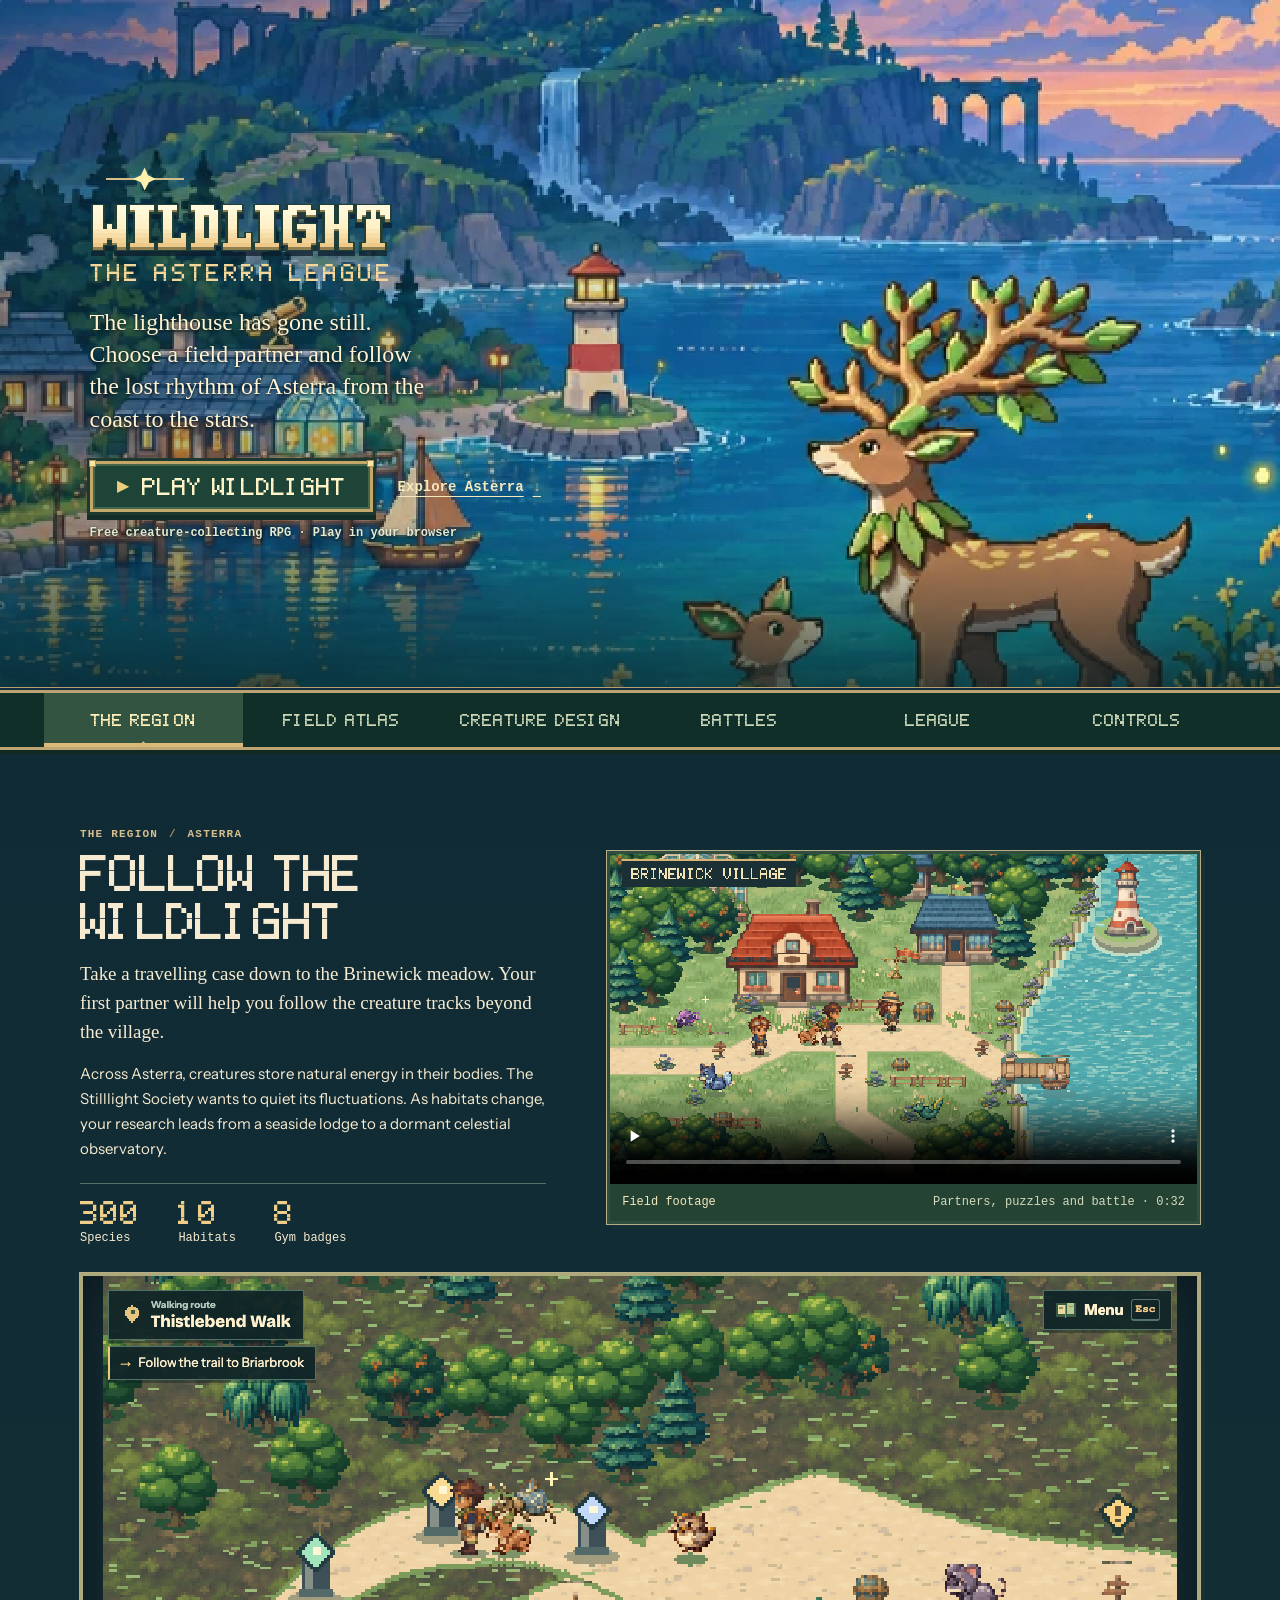
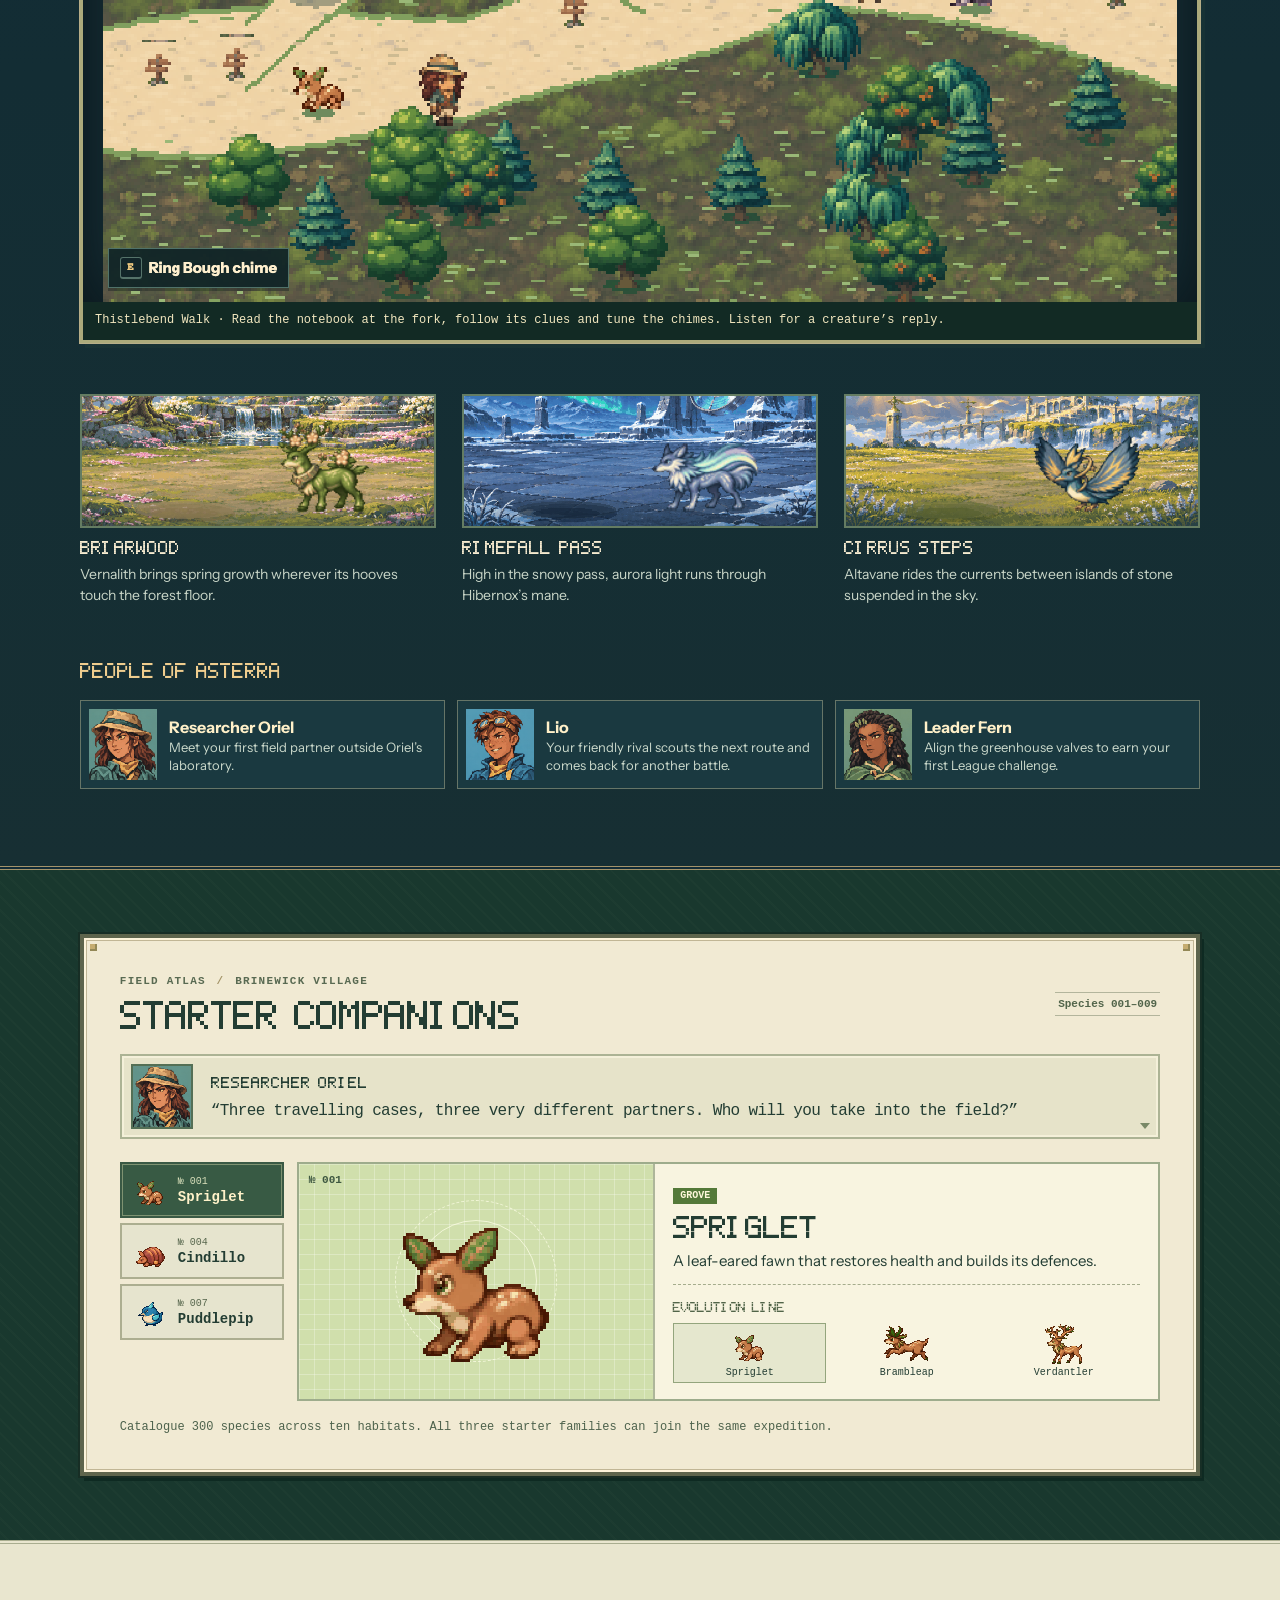
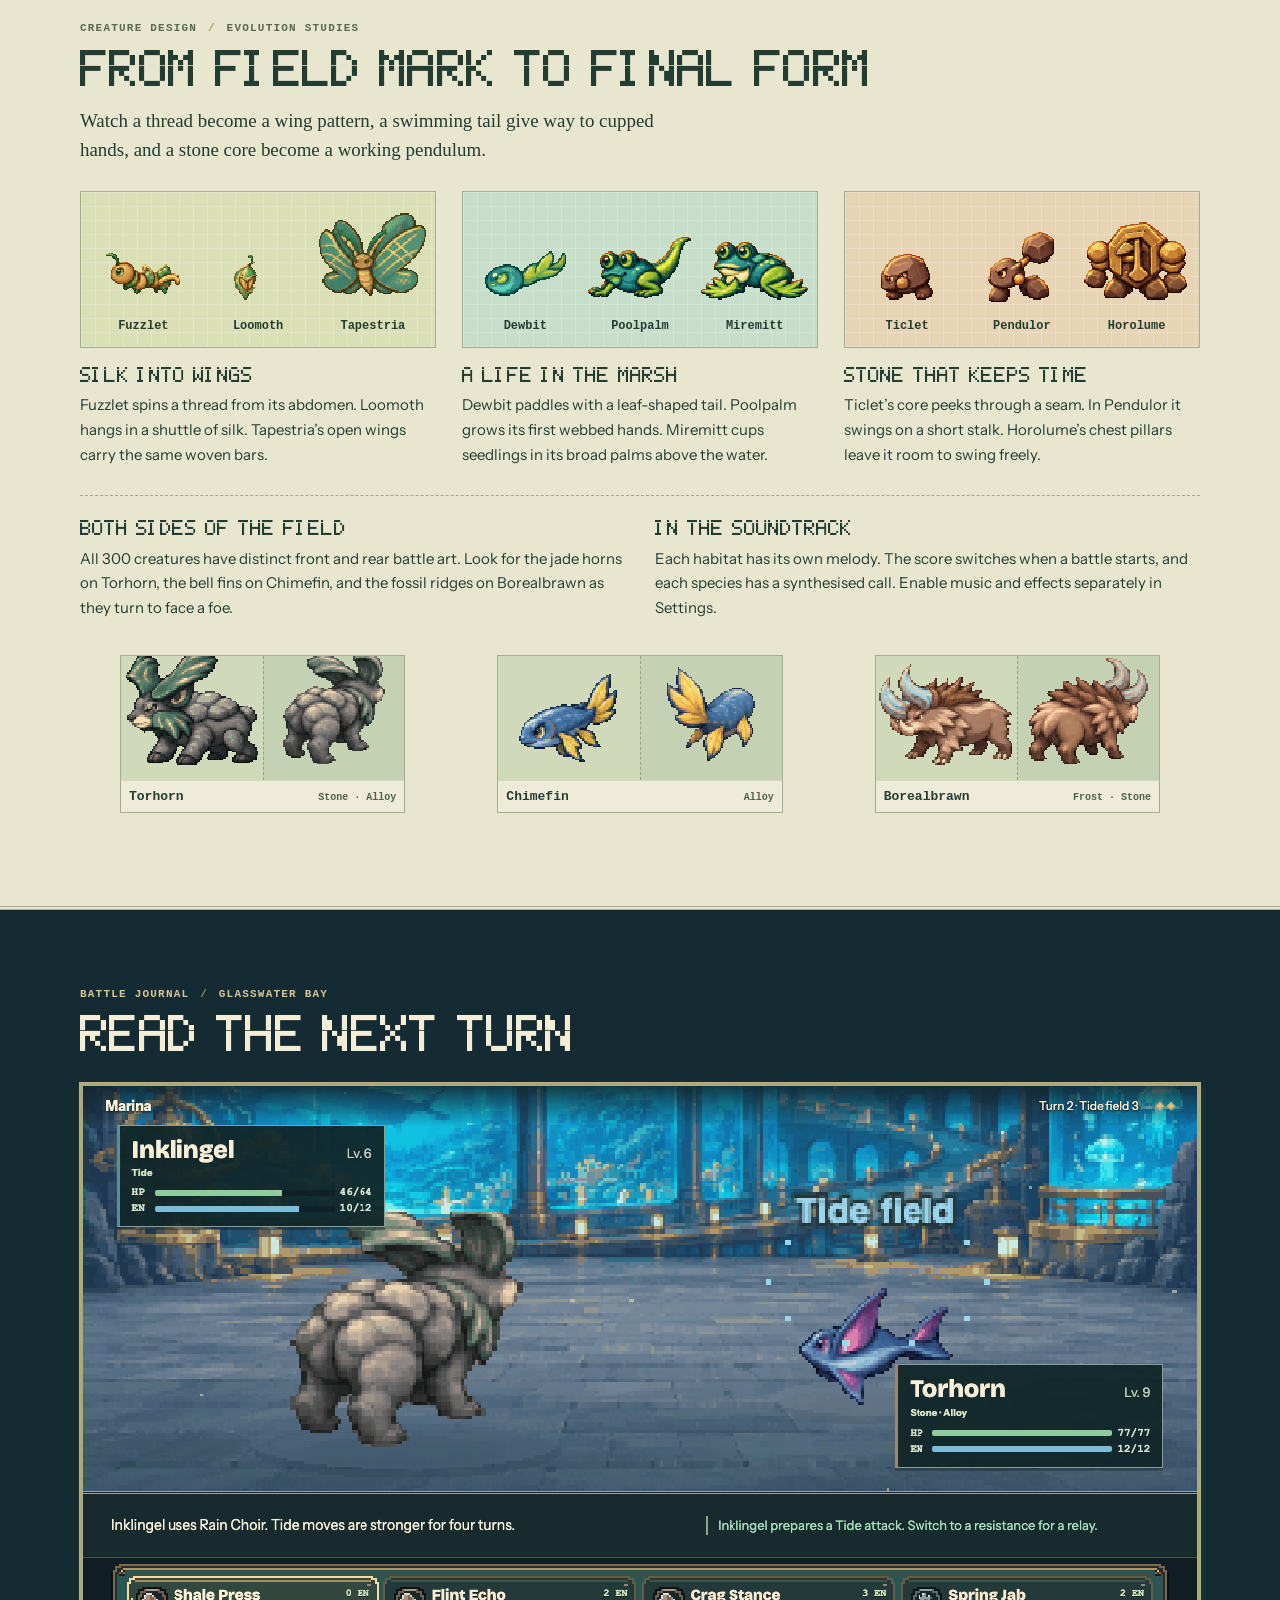
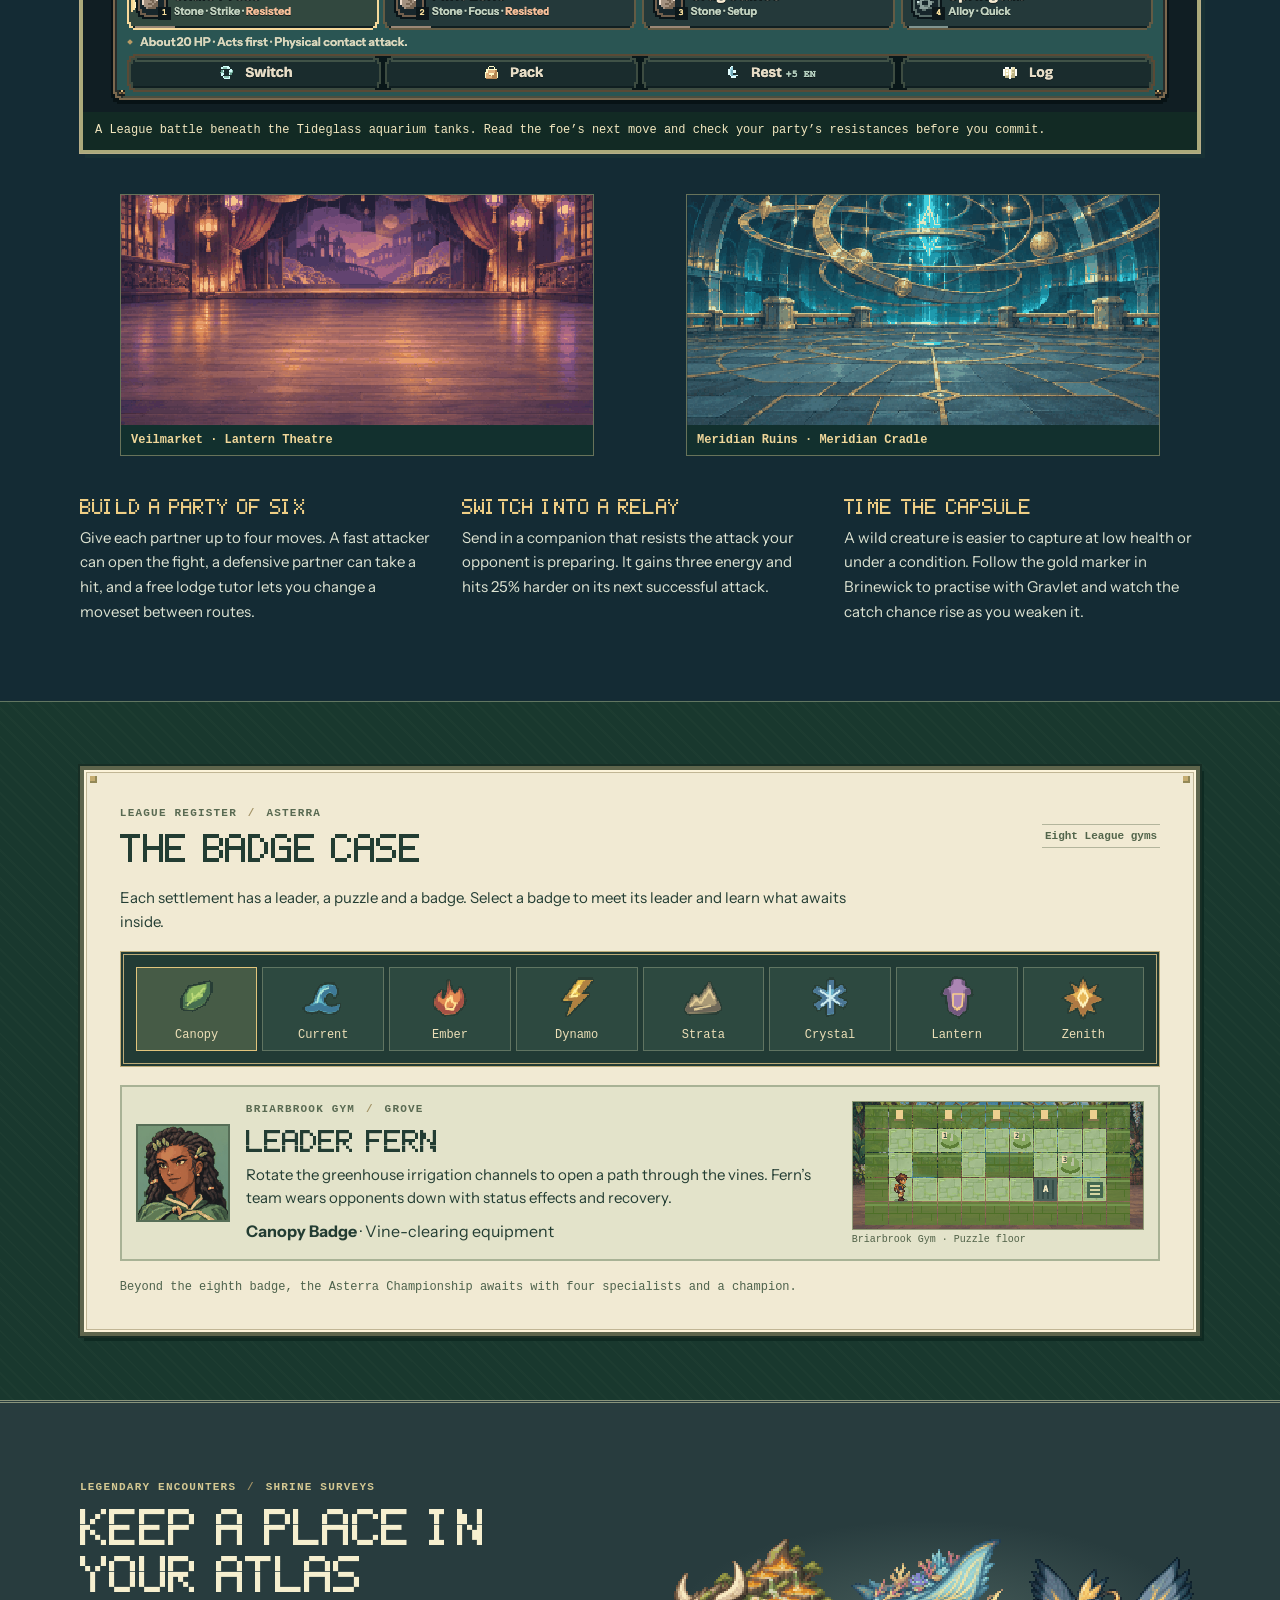
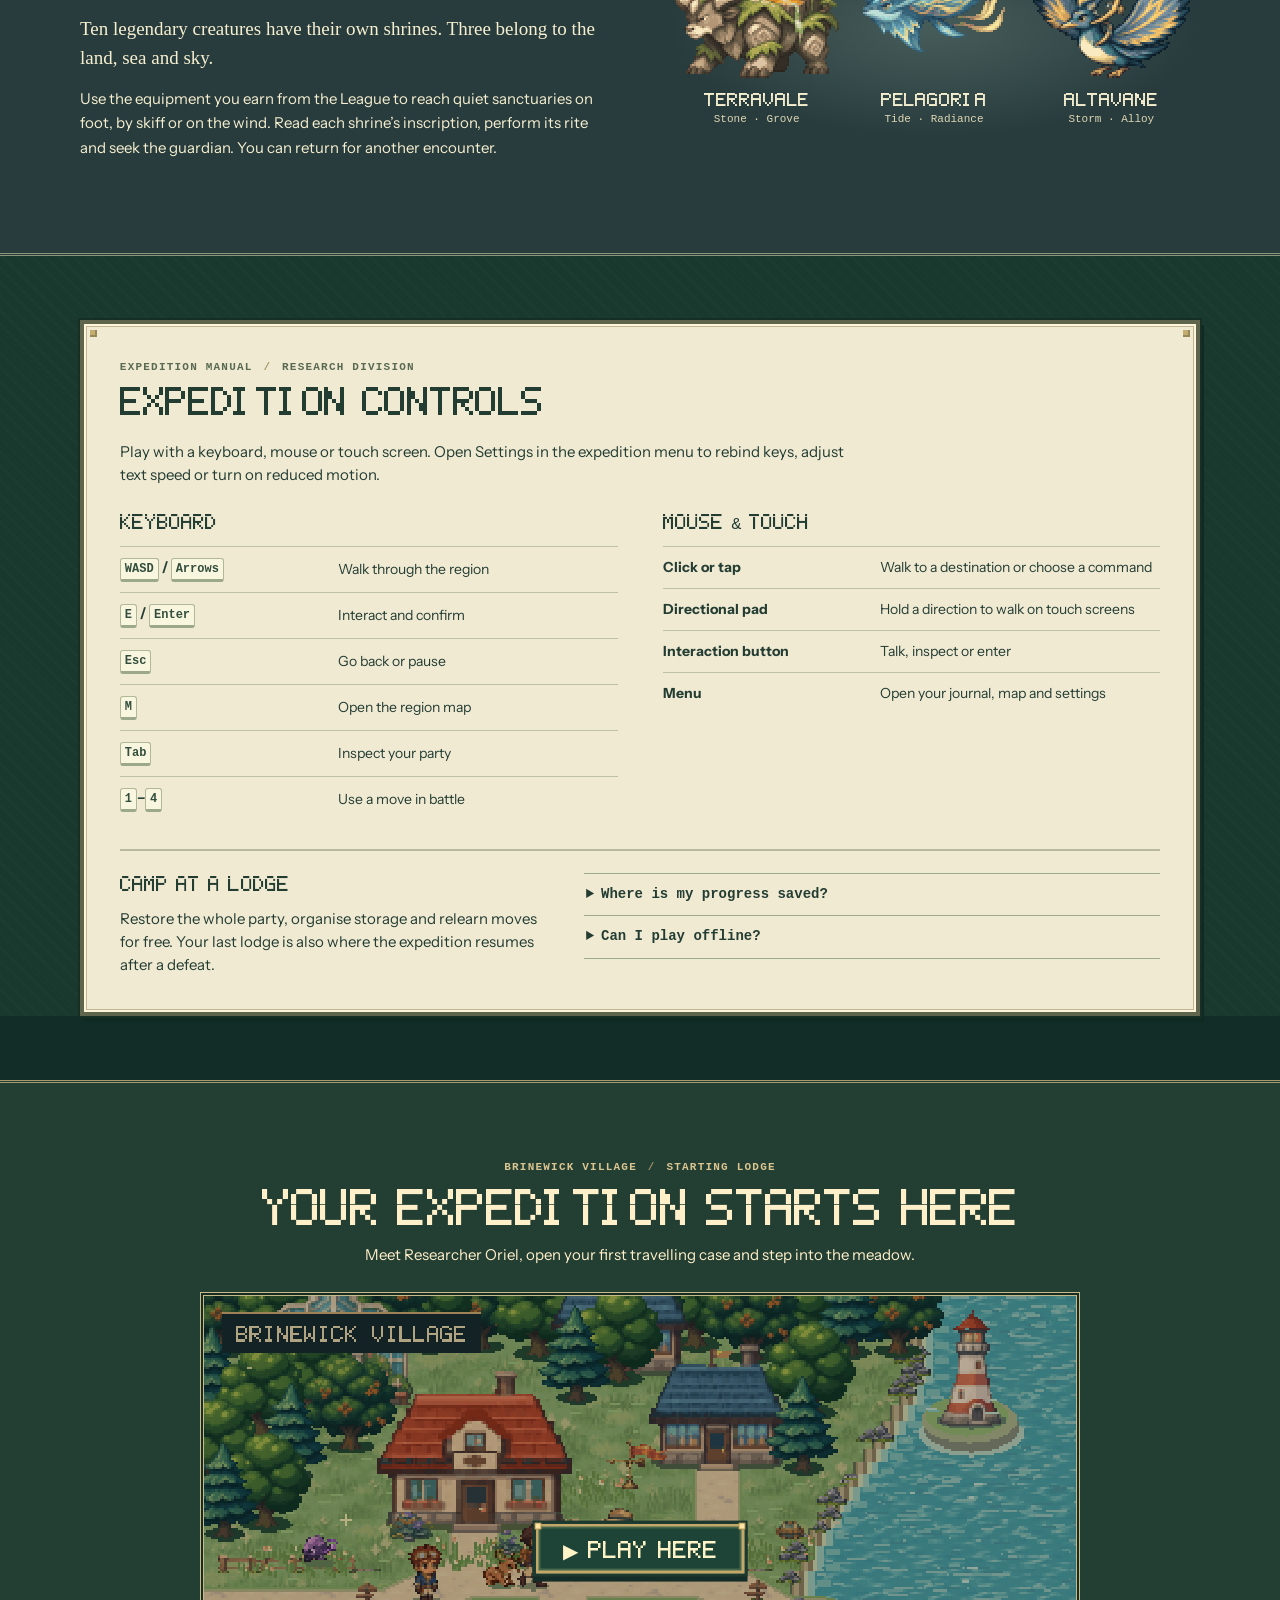
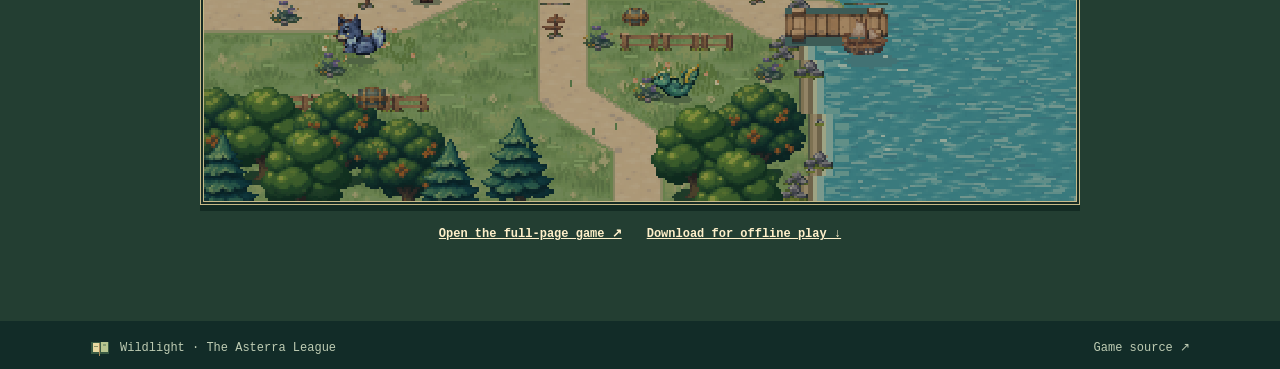
<file: index.html>
<!doctype html>
<html lang="en">
  <head>
    <meta charset="utf-8" />
    <meta name="viewport" content="width=device-width, initial-scale=1" />
    <meta name="theme-color" content="#0c2636" />
    <title>Wildlight: The Asterra League · Play the browser RPG</title>
    <meta
      name="description"
      content="Choose your field partner and explore Asterra in a free pixel-art RPG. Collect 300 original creatures, earn eight badges and challenge the League in your browser."
    />
    <link rel="canonical" href="https://nearbycoder.github.io/wildlight/" />
    <meta property="og:title" content="Wildlight: The Asterra League" />
    <meta
      property="og:description"
      content="A field journal, a first partner and 300 creatures to discover. Play the complete RPG in your browser."
    />
    <meta property="og:type" content="website" />
    <meta
      property="og:url"
      content="https://nearbycoder.github.io/wildlight/"
    />
    <meta
      property="og:image"
      content="https://nearbycoder.github.io/wildlight/assets/site/aurora-share.webp"
    />
    <meta
      property="og:image:alt"
      content="The Wildlight title beneath an aurora above Asterra’s coast and celestial observatory."
    />
    <meta name="twitter:card" content="summary_large_image" />
    <link rel="icon" href="assets/site/star.svg" type="image/svg+xml" />
    <link
      rel="preload"
      as="image"
      href="assets/site/aurora-coast.webp"
      media="(min-width: 701px)"
    />
    <link
      rel="stylesheet"
      href="https://fonts.googleapis.com/css2?family=Instrument+Sans:wght@400;500;600;700&amp;display=swap"
    />
    <link rel="stylesheet" href="assets/site/landing.css?v=field-guide" />
    <script defer src="assets/site/field-guide.js?v=aurora"></script>
    <link
      rel="preload"
      as="font"
      href="assets/site/asterra-pixel.ttf"
      type="font/ttf"
      crossorigin
    />
  </head>

  <body>
    <a class="skip" href="#journal">Skip to expedition journal</a>
    <main>
      <section class="hero" aria-labelledby="game-title">
        <picture class="panorama"
          ><source
            media="(max-width:700px)"
            srcset="assets/site/aurora-coast-mobile.webp" />
          <img
            src="assets/site/aurora-coast.webp"
            width="1672"
            height="941"
            fetchpriority="high"
            alt="Spriglet and Verdantler watch over Brinewick’s harbour. Tempestern rides the aurora winds above the observatory."
        /></picture>
        <div class="motes" aria-hidden="true">
          <i></i><i></i><i></i><i></i><i></i><i></i>
        </div>
        <div class="title-block">
          <div class="crest" aria-hidden="true"><i></i></div>
          <h1 id="game-title">
            <img
              src="assets/site/wordmark.png"
              width="262"
              height="42"
              alt="Wildlight"
            /><span class="ribbon">The Asterra League</span>
          </h1>
          <p class="hero-intro">
            The lighthouse has gone still. Choose a field partner and follow the
            lost rhythm of Asterra from the coast to the stars.
          </p>
          <div class="hero-actions">
            <a class="play" href="play/index.html"
              ><b aria-hidden="true">▶</b> Play Wildlight</a
            >
            <a class="explore-link" href="#world"
              >Explore Asterra <span aria-hidden="true">↓</span></a
            >
          </div>
          <p class="hero-platform">
            Free creature-collecting RPG · Play in your browser
          </p>
        </div>
      </section>
      <div id="journal" tabindex="-1">
        <nav class="tabs" aria-label="Expedition journal">
          <div class="tabstrip">
            <a href="#world">The region</a><a href="#partners">Field Atlas</a
            ><a href="#design">Creature design</a><a href="#battles">Battles</a
            ><a href="#journey">League</a><a href="#guide">Controls</a>
          </div>
        </nav>
        <div class="pages">
          <section
            id="world"
            class="feature world"
            aria-labelledby="world-title"
          >
            <div class="world-spread">
              <div>
                <p class="folio">The region <span>/</span> Asterra</p>
                <h2 id="world-title">Follow the Wildlight</h2>
                <p class="dek">
                  Take a travelling case down to the Brinewick meadow. Your
                  first partner will help you follow the creature tracks beyond
                  the village.
                </p>
                <p>
                  Across Asterra, creatures store natural energy in their
                  bodies. The Stilllight Society wants to quiet its
                  fluctuations. As habitats change, your research leads from a
                  seaside lodge to a dormant celestial observatory.
                </p>
                <dl class="numbers">
                  <div>
                    <dt>Species</dt>
                    <dd>300</dd>
                  </div>
                  <div>
                    <dt>Habitats</dt>
                    <dd>10</dd>
                  </div>
                  <div>
                    <dt>Gym badges</dt>
                    <dd>8</dd>
                  </div>
                </dl>
              </div>
              <figure class="footage">
                <video
                  controls
                  playsinline
                  preload="none"
                  width="768"
                  height="432"
                  poster="assets/site/brinewick-film.png"
                  aria-label="Gameplay tour with Wildlight’s in-game soundtrack"
                >
                  <source src="assets/site/asterra-tour.mp4" type="video/mp4" />
                  <a href="assets/site/asterra-tour.mp4"
                    >Watch the gameplay tour</a
                  >
                </video>
                <figcaption>
                  Field footage <span>Partners, puzzles and battle · 0:32</span>
                </figcaption>
              </figure>
            </div>
            <figure class="battle-screen trail-plate">
              <img
                src="assets/site/thistlebend-field.webp"
                width="1120"
                height="630"
                alt="Three glowing field chimes on a forest footpath in Thistlebend Walk with Spinchime visible near the centre."
                loading="lazy"
              />
              <figcaption>
                Thistlebend Walk · Read the notebook at the fork, follow its
                clues and tune the chimes. Listen for a creature’s reply.
              </figcaption>
            </figure>
            <div class="postcards">
              <figure>
                <img
                  loading="lazy"
                  src="assets/site/briarwood.png"
                  width="340"
                  height="126"
                  alt="The blossom-antlered Vernalith in a wooded battle clearing."
                />
                <figcaption>
                  <b>Briarwood</b
                  ><span
                    >Vernalith brings spring growth wherever its hooves touch
                    the forest floor.</span
                  >
                </figcaption>
              </figure>
              <figure>
                <img
                  loading="lazy"
                  src="assets/site/rimefall.png"
                  width="340"
                  height="126"
                  alt="Hibernox on a snow-covered mountain pass."
                />
                <figcaption>
                  <b>Rimefall Pass</b
                  ><span
                    >High in the snowy pass, aurora light runs through
                    Hibernox’s mane.</span
                  >
                </figcaption>
              </figure>
              <figure>
                <img
                  loading="lazy"
                  src="assets/site/cirrus.png"
                  width="340"
                  height="126"
                  alt="Altavane banks above rock platforms and floating ruins."
                />
                <figcaption>
                  <b>Cirrus Steps</b
                  ><span
                    >Altavane rides the currents between islands of stone
                    suspended in the sky.</span
                  >
                </figcaption>
              </figure>
            </div>
            <section class="field-cast" aria-labelledby="cast-title">
              <h3 id="cast-title">People of Asterra</h3>
              <div class="cast-row">
                <figure>
                  <img
                    src="assets/site/oriel.png"
                    width="84"
                    height="88"
                    alt=""
                    loading="lazy"
                  />
                  <figcaption>
                    <b>Researcher Oriel</b
                    ><span
                      >Meet your first field partner outside Oriel’s
                      laboratory.</span
                    >
                  </figcaption>
                </figure>
                <figure>
                  <img
                    src="assets/site/lio.png"
                    width="84"
                    height="88"
                    alt=""
                    loading="lazy"
                  />
                  <figcaption>
                    <b>Lio</b
                    ><span
                      >Your friendly rival scouts the next route and comes back
                      for another battle.</span
                    >
                  </figcaption>
                </figure>
                <figure>
                  <img
                    src="assets/site/fern.png"
                    width="84"
                    height="88"
                    alt=""
                    loading="lazy"
                  />
                  <figcaption>
                    <b>Leader Fern</b
                    ><span
                      >Align the greenhouse valves to earn your first League
                      challenge.</span
                    >
                  </figcaption>
                </figure>
              </div>
            </section>
          </section>
          <section class="page" id="partners" aria-labelledby="atlas-title">
            <div class="section-head">
              <div>
                <p class="folio">
                  Field Atlas <span>/</span> Brinewick Village
                </p>
                <h2 id="atlas-title">Starter companions</h2>
              </div>
              <span class="stamp">Species 001–009</span>
            </div>
            <div class="dialogue">
              <img
                src="assets/site/oriel.png"
                width="84"
                height="88"
                alt="Researcher Oriel"
              />
              <div>
                <strong>Researcher Oriel</strong>
                <p>
                  “Three travelling cases, three very different partners. Who
                  will you take into the field?”
                </p>
              </div>
            </div>
            <div class="fieldbook">
              <div class="picker" hidden aria-label="Choose a family">
                <button
                  type="button"
                  data-family="0"
                  aria-controls="family-0"
                  aria-pressed="true"
                >
                  <img src="assets/site/spriglet.png" alt="" /><span
                    ><small>№ 001</small>Spriglet</span
                  ></button
                ><button
                  type="button"
                  data-family="1"
                  aria-controls="family-1"
                  aria-pressed="false"
                >
                  <img src="assets/site/cindillo.png" alt="" /><span
                    ><small>№ 004</small>Cindillo</span
                  ></button
                ><button
                  type="button"
                  data-family="2"
                  aria-controls="family-2"
                  aria-pressed="false"
                >
                  <img src="assets/site/puddlepip.png" alt="" /><span
                    ><small>№ 007</small>Puddlepip</span
                  >
                </button>
              </div>
              <div class="records">
                <article
                  class="partner grove"
                  id="family-0"
                  aria-label="Spriglet family"
                >
                  <div class="plate">
                    <span class="index">№ 001</span
                    ><img
                      class="sprite"
                      width="88"
                      height="78"
                      src="assets/site/spriglet.png"
                      alt="Spriglet"
                    />
                  </div>
                  <div class="partner-body">
                    <div aria-live="polite" aria-atomic="true">
                      <span class="element">Grove</span>
                      <h3>Spriglet</h3>
                      <p>
                        A leaf-eared fawn that restores health and builds its
                        defences.
                      </p>
                    </div>
                    <div
                      class="stages"
                      hidden
                      role="group"
                      aria-label="Spriglet evolution stages"
                    >
                      <strong>Evolution line</strong>
                      <div class="lineage">
                        <button
                          type="button"
                          data-number="001"
                          data-name="Spriglet"
                          data-element="Grove"
                          data-note="A leaf-eared fawn that restores health and builds its defences."
                          aria-label="Show Spriglet, stage 1"
                          aria-pressed="true"
                        >
                          <img
                            width="88"
                            height="78"
                            src="assets/site/spriglet.png"
                            alt=""
                          /><span>Spriglet</span></button
                        ><button
                          type="button"
                          data-number="002"
                          data-name="Brambleap"
                          data-element="Grove"
                          data-note="Paired thorn forks catch the light as it bounds through the thickets."
                          aria-label="Show Brambleap, stage 2"
                          aria-pressed="false"
                        >
                          <img
                            width="88"
                            height="78"
                            src="assets/site/brambleap.png"
                            alt=""
                          /><span>Brambleap</span></button
                        ><button
                          type="button"
                          data-number="003"
                          data-name="Verdantler"
                          data-element="Grove · Radiance"
                          data-note="A forest guardian whose branching antlers feed light into the leaves at its throat."
                          aria-label="Show Verdantler, stage 3"
                          aria-pressed="false"
                        >
                          <img
                            width="88"
                            height="78"
                            src="assets/site/verdantler.png"
                            alt=""
                          /><span>Verdantler</span>
                        </button>
                      </div>
                    </div>
                  </div>
                </article>
                <article
                  class="partner flame"
                  id="family-1"
                  aria-label="Cindillo family"
                >
                  <div class="plate">
                    <span class="index">№ 004</span
                    ><img
                      class="sprite"
                      width="88"
                      height="78"
                      src="assets/site/cindillo.png"
                      alt="Cindillo"
                    />
                  </div>
                  <div class="partner-body">
                    <div aria-live="polite" aria-atomic="true">
                      <span class="element">Flame</span>
                      <h3>Cindillo</h3>
                      <p>
                        A warm-bellied burrower that withstands physical hits
                        and strikes back hard.
                      </p>
                    </div>
                    <div
                      class="stages"
                      hidden
                      role="group"
                      aria-label="Cindillo evolution stages"
                    >
                      <strong>Evolution line</strong>
                      <div class="lineage">
                        <button
                          type="button"
                          data-number="004"
                          data-name="Cindillo"
                          data-element="Flame"
                          data-note="A warm-bellied burrower that withstands physical hits and strikes back hard."
                          aria-label="Show Cindillo, stage 1"
                          aria-pressed="true"
                        >
                          <img
                            width="88"
                            height="78"
                            src="assets/site/cindillo.png"
                            alt=""
                          /><span>Cindillo</span></button
                        ><button
                          type="button"
                          data-number="005"
                          data-name="Charback"
                          data-element="Flame"
                          data-note="Flexible seams between fired clay plates let it curl up and roll downhill."
                          aria-label="Show Charback, stage 2"
                          aria-pressed="false"
                        >
                          <img
                            width="88"
                            height="78"
                            src="assets/site/charback.png"
                            alt=""
                          /><span>Charback</span></button
                        ><button
                          type="button"
                          data-number="006"
                          data-name="Kilnwarden"
                          data-element="Flame · Alloy"
                          data-note="Its plates fuse into a vaulted kiln. Broad, heatproof forelegs brace it against the furnace pressure."
                          aria-label="Show Kilnwarden, stage 3"
                          aria-pressed="false"
                        >
                          <img
                            width="88"
                            height="78"
                            src="assets/site/kilnwarden.png"
                            alt=""
                          /><span>Kilnwarden</span>
                        </button>
                      </div>
                    </div>
                  </div>
                </article>
                <article
                  class="partner tide"
                  id="family-2"
                  aria-label="Puddlepip family"
                >
                  <div class="plate">
                    <span class="index">№ 007</span
                    ><img
                      class="sprite"
                      width="88"
                      height="78"
                      src="assets/site/puddlepip.png"
                      alt="Puddlepip"
                    />
                  </div>
                  <div class="partner-body">
                    <div aria-live="polite" aria-atomic="true">
                      <span class="element">Tide</span>
                      <h3>Puddlepip</h3>
                      <p>
                        A quick shorebird that outpaces its opponents with
                        focused attacks.
                      </p>
                    </div>
                    <div
                      class="stages"
                      hidden
                      role="group"
                      aria-label="Puddlepip evolution stages"
                    >
                      <strong>Evolution line</strong>
                      <div class="lineage">
                        <button
                          type="button"
                          data-number="007"
                          data-name="Puddlepip"
                          data-element="Tide"
                          data-note="A quick shorebird that outpaces its opponents with focused attacks."
                          aria-label="Show Puddlepip, stage 1"
                          aria-pressed="true"
                        >
                          <img
                            width="88"
                            height="78"
                            src="assets/site/puddlepip.png"
                            alt=""
                          /><span>Puddlepip</span></button
                        ><button
                          type="button"
                          data-number="008"
                          data-name="Rillcrest"
                          data-element="Tide"
                          data-note="Long legs carry it through the shallows while its half-open wings keep it balanced."
                          aria-label="Show Rillcrest, stage 2"
                          aria-pressed="false"
                        >
                          <img
                            width="88"
                            height="78"
                            src="assets/site/rillcrest.png"
                            alt=""
                          /><span>Rillcrest</span></button
                        ><button
                          type="button"
                          data-number="009"
                          data-name="Tempestern"
                          data-element="Tide · Storm"
                          data-note="Fork-tipped wings hold it in a storm glide, and a divided tail steers it through the gusts."
                          aria-label="Show Tempestern, stage 3"
                          aria-pressed="false"
                        >
                          <img
                            width="88"
                            height="78"
                            src="assets/site/tempestern.png"
                            alt=""
                          /><span>Tempestern</span>
                        </button>
                      </div>
                    </div>
                  </div>
                </article>
              </div>
            </div>
            <p class="footnote">
              Catalogue 300 species across ten habitats. All three starter
              families can join the same expedition.
            </p>
          </section>
          <section
            class="feature design"
            id="design"
            aria-labelledby="design-title"
          >
            <p class="folio">
              Creature design <span>/</span> Evolution studies
            </p>
            <h2 id="design-title">From field mark to final form</h2>
            <p class="dek">
              Watch a thread become a wing pattern, a swimming tail give way to
              cupped hands, and a stone core become a working pendulum.
            </p>
            <div class="study-plates">
              <article class="study silk">
                <div class="study-art">
                  <figure>
                    <img
                      loading="lazy"
                      src="assets/site/fuzzlet.png"
                      width="88"
                      height="78"
                      alt="Fuzzlet"
                    />
                    <figcaption>Fuzzlet</figcaption>
                  </figure>
                  <figure>
                    <img
                      loading="lazy"
                      src="assets/site/loomoth.png"
                      width="88"
                      height="78"
                      alt="Loomoth"
                    />
                    <figcaption>Loomoth</figcaption>
                  </figure>
                  <figure>
                    <img
                      loading="lazy"
                      src="assets/site/tapestria.png"
                      width="88"
                      height="78"
                      alt="Tapestria"
                    />
                    <figcaption>Tapestria</figcaption>
                  </figure>
                </div>
                <h3>Silk into wings</h3>
                <p>
                  Fuzzlet spins a thread from its abdomen. Loomoth hangs in a
                  shuttle of silk. Tapestria’s open wings carry the same woven
                  bars.
                </p>
              </article>
              <article class="study marsh">
                <div class="study-art">
                  <figure>
                    <img
                      loading="lazy"
                      src="assets/site/dewbit.png"
                      width="88"
                      height="78"
                      alt="Dewbit"
                    />
                    <figcaption>Dewbit</figcaption>
                  </figure>
                  <figure>
                    <img
                      loading="lazy"
                      src="assets/site/poolpalm.png"
                      width="88"
                      height="78"
                      alt="Poolpalm"
                    />
                    <figcaption>Poolpalm</figcaption>
                  </figure>
                  <figure>
                    <img
                      loading="lazy"
                      src="assets/site/miremitt.png"
                      width="88"
                      height="78"
                      alt="Miremitt"
                    />
                    <figcaption>Miremitt</figcaption>
                  </figure>
                </div>
                <h3>A life in the marsh</h3>
                <p>
                  Dewbit paddles with a leaf-shaped tail. Poolpalm grows its
                  first webbed hands. Miremitt cups seedlings in its broad palms
                  above the water.
                </p>
              </article>
              <article class="study stone">
                <div class="study-art">
                  <figure>
                    <img
                      loading="lazy"
                      src="assets/site/ticlet.png"
                      width="88"
                      height="78"
                      alt="Ticlet"
                    />
                    <figcaption>Ticlet</figcaption>
                  </figure>
                  <figure>
                    <img
                      loading="lazy"
                      src="assets/site/pendulor.png"
                      width="88"
                      height="78"
                      alt="Pendulor"
                    />
                    <figcaption>Pendulor</figcaption>
                  </figure>
                  <figure>
                    <img
                      loading="lazy"
                      src="assets/site/horolume.png"
                      width="88"
                      height="78"
                      alt="Horolume"
                    />
                    <figcaption>Horolume</figcaption>
                  </figure>
                </div>
                <h3>Stone that keeps time</h3>
                <p>
                  Ticlet’s core peeks through a seam. In Pendulor it swings on a
                  short stalk. Horolume’s chest pillars leave it room to swing
                  freely.
                </p>
              </article>
            </div>
            <div class="craft">
              <div>
                <h3>Both sides of the field</h3>
                <p>
                  All 300 creatures have distinct front and rear battle art.
                  Look for the jade horns on Torhorn, the bell fins on Chimefin,
                  and the fossil ridges on Borealbrawn as they turn to face a
                  foe.
                </p>
              </div>
              <div>
                <h3>In the soundtrack</h3>
                <p>
                  Each habitat has its own melody. The score switches when a
                  battle starts, and each species has a synthesised call. Enable
                  music and effects separately in Settings.
                </p>
              </div>
            </div>
            <div class="view-plates">
              <figure>
                <div class="views">
                  <img
                    loading="lazy"
                    src="assets/site/torhorn.png"
                    width="88"
                    height="78"
                    alt="Torhorn from the front"
                  />
                  <img
                    loading="lazy"
                    src="assets/site/torhorn-rear.png"
                    width="88"
                    height="78"
                    alt="Torhorn from behind"
                  />
                </div>
                <figcaption>Torhorn <small>Stone · Alloy</small></figcaption>
              </figure>
              <figure>
                <div class="views">
                  <img
                    loading="lazy"
                    src="assets/site/chimefin.png"
                    width="88"
                    height="78"
                    alt="Chimefin from the front"
                  />
                  <img
                    loading="lazy"
                    src="assets/site/chimefin-rear.png"
                    width="88"
                    height="78"
                    alt="Chimefin from behind"
                  />
                </div>
                <figcaption>Chimefin <small>Alloy</small></figcaption>
              </figure>
              <figure>
                <div class="views">
                  <img
                    loading="lazy"
                    src="assets/site/borealbrawn.png"
                    width="88"
                    height="78"
                    alt="Borealbrawn from the front"
                  />
                  <img
                    loading="lazy"
                    src="assets/site/borealbrawn-rear.png"
                    width="88"
                    height="78"
                    alt="Borealbrawn from behind"
                  />
                </div>
                <figcaption>
                  Borealbrawn <small>Frost · Stone</small>
                </figcaption>
              </figure>
            </div>
          </section>
          <section
            class="feature battles"
            id="battles"
            aria-labelledby="battle-title"
          >
            <p class="folio">Battle journal <span>/</span> Glasswater Bay</p>
            <h2 id="battle-title">Read the next turn</h2>
            <figure class="battle-screen">
              <img
                loading="lazy"
                src="assets/site/glasswater-battle.png"
                width="1120"
                height="630"
                alt="Torhorn faces Marina’s Inklingel beneath the Tideglass aquarium tanks. The console forecasts a Tide attack."
              />
              <figcaption>
                A League battle beneath the Tideglass aquarium tanks. Read the
                foe’s next move and check your party’s resistances before you
                commit.
              </figcaption>
            </figure>
            <div class="arena-plates">
              <figure>
                <img
                  loading="lazy"
                  src="assets/site/veilmarket-arena.webp"
                  width="680"
                  height="332"
                  alt="Violet curtains and gold lanterns surround the polished Lantern Theatre stage."
                />
                <figcaption>Veilmarket · Lantern Theatre</figcaption>
              </figure>
              <figure>
                <img
                  loading="lazy"
                  src="assets/site/meridian-arena.webp"
                  width="680"
                  height="332"
                  alt="Brass orrery rings float over a teal beacon and a slate shrine floor."
                />
                <figcaption>Meridian Ruins · Meridian Cradle</figcaption>
              </figure>
            </div>
            <div class="tactics">
              <div>
                <h3>Build a party of six</h3>
                <p>
                  Give each partner up to four moves. A fast attacker can open
                  the fight, a defensive partner can take a hit, and a free
                  lodge tutor lets you change a moveset between routes.
                </p>
              </div>
              <div>
                <h3>Switch into a relay</h3>
                <p>
                  Send in a companion that resists the attack your opponent is
                  preparing. It gains three energy and hits 25% harder on its
                  next successful attack.
                </p>
              </div>
              <div>
                <h3>Time the capsule</h3>
                <p>
                  A wild creature is easier to capture at low health or under a
                  condition. Follow the gold marker in Brinewick to practise
                  with Gravlet and watch the catch chance rise as you weaken it.
                </p>
              </div>
            </div>
          </section>
          <section class="page" id="journey" aria-labelledby="league-title">
            <div class="section-head">
              <div>
                <p class="folio">League register <span>/</span> Asterra</p>
                <h2 id="league-title">The badge case</h2>
              </div>
              <span class="stamp">Eight League gyms</span>
            </div>
            <p class="lead">
              Each settlement has a leader, a puzzle and a badge. Select a badge
              to meet its leader and learn what awaits inside.
            </p>
            <div class="case" aria-label="Choose a League badge">
              <a href="#gym-1" aria-label="Canopy Badge, Briarbrook"
                ><img
                  src="assets/site/badge-canopy.png"
                  width="34"
                  height="34"
                  alt=""
                /><span>Canopy</span></a
              ><a href="#gym-2" aria-label="Current Badge, Tideglass"
                ><img
                  src="assets/site/badge-current.png"
                  width="34"
                  height="34"
                  alt=""
                /><span>Current</span></a
              ><a href="#gym-3" aria-label="Ember Badge, Cindermill"
                ><img
                  src="assets/site/badge-ember.png"
                  width="34"
                  height="34"
                  alt=""
                /><span>Ember</span></a
              ><a href="#gym-4" aria-label="Dynamo Badge, Voltspire"
                ><img
                  src="assets/site/badge-dynamo.png"
                  width="34"
                  height="34"
                  alt=""
                /><span>Dynamo</span></a
              ><a href="#gym-5" aria-label="Strata Badge, Slatehaven"
                ><img
                  src="assets/site/badge-strata.png"
                  width="34"
                  height="34"
                  alt=""
                /><span>Strata</span></a
              ><a href="#gym-6" aria-label="Crystal Badge, Frostmere"
                ><img
                  src="assets/site/badge-crystal.png"
                  width="34"
                  height="34"
                  alt=""
                /><span>Crystal</span></a
              ><a href="#gym-7" aria-label="Lantern Badge, Veilmarket"
                ><img
                  src="assets/site/badge-lantern.png"
                  width="34"
                  height="34"
                  alt=""
                /><span>Lantern</span></a
              ><a href="#gym-8" aria-label="Zenith Badge, Astral Crown"
                ><img
                  src="assets/site/badge-zenith.png"
                  width="34"
                  height="34"
                  alt=""
                /><span>Zenith</span></a
              >
            </div>
            <div class="leader-files">
              <article class="leader" id="gym-1">
                <img
                  src="assets/site/fern.png"
                  width="84"
                  height="88"
                  alt="Leader Fern"
                />
                <div>
                  <p class="folio">Briarbrook Gym <span>/</span> Grove</p>
                  <h3>Leader Fern</h3>
                  <p>
                    Rotate the greenhouse irrigation channels to open a path
                    through the vines. Fern’s team wears opponents down with
                    status effects and recovery.
                  </p>
                  <strong>Canopy Badge</strong> · Vine-clearing equipment
                </div>
                <figure class="gym-floor">
                  <img
                    src="assets/site/room-1.png"
                    width="288"
                    height="126"
                    loading="lazy"
                    alt="Interactive puzzle floor at Briarbrook Gym"
                  />
                  <figcaption>Briarbrook Gym · Puzzle floor</figcaption>
                </figure>
              </article>
              <article class="leader" id="gym-2">
                <img
                  src="assets/site/marina.png"
                  width="84"
                  height="88"
                  alt="Leader Marina"
                />
                <div>
                  <p class="folio">Tideglass Gym <span>/</span> Tide</p>
                  <h3>Leader Marina</h3>
                  <p>
                    Change the aquarium’s water level to align its floating
                    walkways. Marina keeps her team afloat with defensive
                    switches and weather support.
                  </p>
                  <strong>Current Badge</strong> · Water traversal
                </div>
                <figure class="gym-floor">
                  <img
                    src="assets/site/room-2.png"
                    width="288"
                    height="126"
                    loading="lazy"
                    alt="Interactive puzzle floor at Tideglass Gym"
                  />
                  <figcaption>Tideglass Gym · Puzzle floor</figcaption>
                </figure>
              </article>
              <article class="leader" id="gym-3">
                <img
                  src="assets/site/calder.png"
                  width="84"
                  height="88"
                  alt="Leader Calder"
                />
                <div>
                  <p class="folio">Cindermill Gym <span>/</span> Flame</p>
                  <h3>Leader Calder</h3>
                  <p>
                    Work the furnace switches to cross the ceramics foundry.
                    Calder favours steady offensive pressure.
                  </p>
                  <strong>Ember Badge</strong> · Heavy-object movement
                </div>
                <figure class="gym-floor">
                  <img
                    src="assets/site/room-3.png"
                    width="288"
                    height="126"
                    loading="lazy"
                    alt="Interactive puzzle floor at Cindermill Gym"
                  />
                  <figcaption>Cindermill Gym · Puzzle floor</figcaption>
                </figure>
              </article>
              <article class="leader" id="gym-4">
                <img
                  src="assets/site/iona.png"
                  width="84"
                  height="88"
                  alt="Leader Iona"
                />
                <div>
                  <p class="folio">Voltspire Gym <span>/</span> Storm</p>
                  <h3>Leader Iona</h3>
                  <p>
                    Connect the power station circuits to bring its lifts
                    online. Iona controls the pace with speed changes and
                    disruptive conditions.
                  </p>
                  <strong>Dynamo Badge</strong> · Expanded fast travel
                </div>
                <figure class="gym-floor">
                  <img
                    src="assets/site/room-4.png"
                    width="288"
                    height="126"
                    loading="lazy"
                    alt="Interactive puzzle floor at Voltspire Gym"
                  />
                  <figcaption>Voltspire Gym · Puzzle floor</figcaption>
                </figure>
              </article>
              <article class="leader" id="gym-5">
                <img
                  src="assets/site/petra.png"
                  width="84"
                  height="88"
                  alt="Leader Petra"
                />
                <div>
                  <p class="folio">Slatehaven Gym <span>/</span> Stone</p>
                  <h3>Leader Petra</h3>
                  <p>
                    Shift the quarry museum’s fossil displays onto their
                    pressure plates. Petra gives her durable partners time to
                    build their defences.
                  </p>
                  <strong>Strata Badge</strong> · Climbing equipment
                </div>
                <figure class="gym-floor">
                  <img
                    src="assets/site/room-5.png"
                    width="288"
                    height="126"
                    loading="lazy"
                    alt="Interactive puzzle floor at Slatehaven Gym"
                  />
                  <figcaption>Slatehaven Gym · Puzzle floor</figcaption>
                </figure>
              </article>
              <article class="leader" id="gym-6">
                <img
                  src="assets/site/soren.png"
                  width="84"
                  height="88"
                  alt="Leader Soren"
                />
                <div>
                  <p class="folio">Frostmere Gym <span>/</span> Frost</p>
                  <h3>Leader Soren</h3>
                  <p>
                    Slide between frozen mechanisms and turn the observatory
                    mirrors. Soren builds his attacks around the changing
                    weather.
                  </p>
                  <strong>Crystal Badge</strong> · High mountain pass
                </div>
                <figure class="gym-floor">
                  <img
                    src="assets/site/room-6.png"
                    width="288"
                    height="126"
                    loading="lazy"
                    alt="Interactive puzzle floor at Frostmere Gym"
                  />
                  <figcaption>Frostmere Gym · Puzzle floor</figcaption>
                </figure>
              </article>
              <article class="leader" id="gym-7">
                <img
                  src="assets/site/nyra.png"
                  width="84"
                  height="88"
                  alt="Leader Nyra"
                />
                <div>
                  <p class="folio">Veilmarket Gym <span>/</span> Spirit</p>
                  <h3>Leader Nyra</h3>
                  <p>
                    Change the stage lights to reveal doors in the theatre’s
                    shadow scenery. Nyra changes the field and slows down
                    opponents with conditions.
                  </p>
                  <strong>Lantern Badge</strong> · Hidden ruin passages
                </div>
                <figure class="gym-floor">
                  <img
                    src="assets/site/room-7.png"
                    width="288"
                    height="126"
                    loading="lazy"
                    alt="Interactive puzzle floor at Veilmarket Gym"
                  />
                  <figcaption>Veilmarket Gym · Puzzle floor</figcaption>
                </figure>
              </article>
              <article class="leader" id="gym-8">
                <img
                  src="assets/site/solenne.png"
                  width="84"
                  height="88"
                  alt="Leader Solenne"
                />
                <div>
                  <p class="folio">Astral Crown Gym <span>/</span> Radiance</p>
                  <h3>Leader Solenne</h3>
                  <p>
                    Connect the conservatory’s constellations to cross its
                    floating platforms. Solenne tests your whole team before the
                    observatory finale.
                  </p>
                  <strong>Zenith Badge</strong> · Championship qualification
                </div>
                <figure class="gym-floor">
                  <img
                    src="assets/site/room-8.png"
                    width="288"
                    height="126"
                    loading="lazy"
                    alt="Interactive puzzle floor at Astral Crown Gym"
                  />
                  <figcaption>Astral Crown Gym · Puzzle floor</figcaption>
                </figure>
              </article>
            </div>
            <p class="footnote">
              Beyond the eighth badge, the Asterra Championship awaits with four
              specialists and a champion.
            </p>
          </section>
          <section class="feature legends" aria-labelledby="legend-title">
            <div>
              <p class="folio">
                Legendary encounters <span>/</span> Shrine surveys
              </p>
              <h2 id="legend-title">Keep a place in your Atlas</h2>
              <p class="dek">
                Ten legendary creatures have their own shrines. Three belong to
                the land, sea and sky.
              </p>
              <p>
                Use the equipment you earn from the League to reach quiet
                sanctuaries on foot, by skiff or on the wind. Read each shrine’s
                inscription, perform its rite and seek the guardian. You can
                return for another encounter.
              </p>
            </div>
            <div class="legend-trio">
              <figure>
                <img
                  loading="lazy"
                  src="assets/site/terravale.png"
                  width="88"
                  height="78"
                  alt="Terravale"
                />
                <figcaption>
                  <b>Terravale</b><small>Stone · Grove</small>
                </figcaption>
              </figure>
              <figure>
                <img
                  loading="lazy"
                  src="assets/site/pelagoria.png"
                  width="88"
                  height="78"
                  alt="Pelagoria"
                />
                <figcaption>
                  <b>Pelagoria</b><small>Tide · Radiance</small>
                </figcaption>
              </figure>
              <figure>
                <img
                  loading="lazy"
                  src="assets/site/altavane.png"
                  width="88"
                  height="78"
                  alt="Altavane"
                />
                <figcaption>
                  <b>Altavane</b><small>Storm · Alloy</small>
                </figcaption>
              </figure>
            </div>
          </section>
          <section
            class="page"
            id="guide"
            tabindex="-1"
            aria-labelledby="manual-title"
          >
            <div class="section-head">
              <div>
                <p class="folio">
                  Expedition manual <span>/</span> Research division
                </p>
                <h2 id="manual-title">Expedition controls</h2>
              </div>
            </div>
            <p class="lead">
              Play with a keyboard, mouse or touch screen. Open Settings in the
              expedition menu to rebind keys, adjust text speed or turn on
              reduced motion.
            </p>
            <div class="control-grid">
              <article>
                <h3>Keyboard</h3>
                <dl class="bindings">
                  <div>
                    <dt><kbd>WASD</kbd> / <kbd>Arrows</kbd></dt>
                    <dd>Walk through the region</dd>
                  </div>
                  <div>
                    <dt><kbd>E</kbd> / <kbd>Enter</kbd></dt>
                    <dd>Interact and confirm</dd>
                  </div>
                  <div>
                    <dt><kbd>Esc</kbd></dt>
                    <dd>Go back or pause</dd>
                  </div>
                  <div>
                    <dt><kbd>M</kbd></dt>
                    <dd>Open the region map</dd>
                  </div>
                  <div>
                    <dt><kbd>Tab</kbd></dt>
                    <dd>Inspect your party</dd>
                  </div>
                  <div>
                    <dt><kbd>1</kbd>–<kbd>4</kbd></dt>
                    <dd>Use a move in battle</dd>
                  </div>
                </dl>
              </article>
              <article>
                <h3>Mouse &amp; touch</h3>
                <dl class="bindings">
                  <div>
                    <dt>Click or tap</dt>
                    <dd>Walk to a destination or choose a command</dd>
                  </div>
                  <div>
                    <dt>Directional pad</dt>
                    <dd>Hold a direction to walk on touch screens</dd>
                  </div>
                  <div>
                    <dt>Interaction button</dt>
                    <dd>Talk, inspect or enter</dd>
                  </div>
                  <div>
                    <dt>Menu</dt>
                    <dd>Open your journal, map and settings</dd>
                  </div>
                </dl>
              </article>
            </div>
            <div class="manual-layout">
              <div class="field-notes">
                <h3>Camp at a lodge</h3>
                <p>
                  Restore the whole party, organise storage and relearn moves
                  for free. Your last lodge is also where the expedition resumes
                  after a defeat.
                </p>
              </div>
              <div class="manual">
                <details>
                  <summary>Where is my progress saved?</summary>
                  <div>
                    <p>
                      The game autosaves in this browser at safe milestones.
                      Open
                      <strong>Expedition menu → Save → Export backup</strong> to
                      keep a copy or carry your team to another device. Use
                      <strong>Import backup</strong> to restore it.
                    </p>
                  </div>
                </details>
                <details>
                  <summary>Can I play offline?</summary>
                  <div>
                    <p>
                      <a href="play/index.html" download="wildlight.html"
                        >Download the standalone game</a
                      >
                      and open it in a modern browser. To continue a web
                      expedition offline, export your save first and import it
                      in the downloaded game.
                    </p>
                  </div>
                </details>
              </div>
            </div>
          </section>
        </div>
      </div>
      <section class="launch" id="play-here" aria-labelledby="launch-title">
        <div class="launch-copy">
          <p class="folio">Brinewick Village <span>/</span> Starting lodge</p>
          <h2 id="launch-title">Your expedition starts here</h2>
          <p>
            Meet Researcher Oriel, open your first travelling case and step into
            the meadow.
          </p>
        </div>
        <div class="cabinet">
          <div id="console-cover">
            <img
              loading="lazy"
              src="assets/site/brinewick-film.png"
              width="384"
              height="224"
              alt="Brinewick Village, the starting point of your expedition."
            /><a class="play" href="play/index.html" id="start-console"
              >▶ Play here</a
            >
          </div>
        </div>
        <div class="console-links">
          <a id="return-guide" href="#guide" hidden>Return to controls</a>
          <a href="play/index.html">Open the full-page game ↗</a
          ><a download="wildlight.html" href="play/index.html"
            >Download for offline play ↓</a
          >
        </div>
      </section>
    </main>
    <footer>
      <div>
        <img src="assets/site/menu-book.png" alt="" /> Wildlight · The Asterra
        League
      </div>
      <a href="https://github.com/nearbycoder/wildlight">Game source ↗</a>
    </footer>
  </body>
</html>
</file>
<file: assets/site/landing.css>
@font-face {
  font-family: Asterra;
  src: url(asterra-pixel.ttf) format("truetype");
  font-display: swap;
}
:root {
  --pine: #193c34;
  --deep: #122c28;
  --ink: #233d33;
  --sage: #9dab80;
  --gold: #edc477;
  --paper: #f1ead3;
  --pixel: Asterra, ui-monospace, monospace;
  --mono: "Courier Prime", ui-monospace, Menlo, monospace;
}
* {
  box-sizing: border-box;
}
html {
  scroll-behavior: smooth;
}
body {
  margin: 0;
  background: var(--deep);
  color: var(--ink);
  font:
    16px/1.5 "Instrument Sans",
    system-ui,
    sans-serif;
}
img {
  image-rendering: pixelated;
}
a {
  color: inherit;
}
button {
  font: inherit;
  color: inherit;
  cursor: pointer;
}
a,
summary,
button {
  touch-action: manipulation;
}
button:focus-visible,
a:focus-visible,
summary:focus-visible {
  outline: 3px solid #bf6b25;
  outline-offset: 3px;
  z-index: 3;
}
[hidden] {
  display: none !important;
}
.skip {
  position: absolute;
  z-index: 9;
  left: 12px;
  top: -90px;
  background: #fff7dc;
  padding: 10px;
}
.skip:focus {
  top: 12px;
}
/* The panorama leaves its left side open for the title and controls. */
.hero {
  position: relative;
  isolation: isolate;
  overflow: hidden;
  height: clamp(555px, 54vw, 875px);
  background: #102f47;
  border-bottom: 4px double #b7a06b;
}
.panorama,
.panorama img {
  position: absolute;
  inset: 0;
  width: 100%;
  height: 100%;
  display: block;
}
.panorama img {
  object-fit: cover;
  object-position: center;
}
.hero::after {
  content: "";
  position: absolute;
  inset: 0;
  z-index: 0;
  background:
    linear-gradient(90deg, #091d2b64 0%, #0c253e1c 51%, transparent 66%),
    linear-gradient(0deg, #091e24ba, transparent 24%);
  pointer-events: none;
}
.title-block {
  position: absolute;
  z-index: 1;
  top: clamp(100px, 13vw, 215px);
  left: max(calc((100% - 1260px) / 2), 7%);
  width: min(48%, 620px);
  display: flex;
  flex-direction: column;
  align-items: flex-start;
  text-align: left;
  color: #f7e9bb;
}
.crest {
  width: 110px;
  height: 25px;
  position: relative;
  display: grid;
  place-items: center;
  margin-bottom: 12px;
}
.crest::before {
  content: "";
  position: absolute;
  left: 16px;
  right: 16px;
  top: 12px;
  height: 2px;
  background: #d4bd86;
}
.crest i {
  position: relative;
  width: 23px;
  height: 23px;
  background: #fff1ab;
  clip-path: polygon(
    50% 0,
    65% 34%,
    100% 50%,
    69% 65%,
    50% 100%,
    34% 65%,
    0 50%,
    34% 34%
  );
  filter: drop-shadow(0 0 2px #ffe09d);
}
h1 {
  margin: 0;
  display: flex;
  align-items: flex-start;
  flex-direction: column;
}
h1 img {
  width: min(100%, 550px);
  height: auto;
  filter: drop-shadow(0 5px #0b1c2cbd);
}
.ribbon {
  color: #f6d799;
  margin: 9px 0 0;
  font: clamp(14px, 1.48vw, 23px) / 1.3 var(--pixel);
  text-transform: uppercase;
  letter-spacing: 0.18em;
}
.hero-intro {
  max-width: 28ch;
  margin: 20px 0 0;
  color: #fff3d1;
  font:
    clamp(17px, 2vw, 24px) / 1.35 Georgia,
    serif;
  text-shadow: 0 1px 3px #071720;
}
.hero-actions {
  margin-top: 26px;
  display: flex;
  align-items: center;
  flex-wrap: wrap;
  gap: 17px 25px;
}
.explore-link {
  display: inline-flex;
  align-items: center;
  gap: 9px;
  min-height: 45px;
  text-underline-offset: 5px;
  font: 700 14px var(--mono);
}
.explore-link span {
  color: #e2c078;
}
.hero-platform {
  font: 600 12px/1.3 var(--mono);
  color: #e4ead0;
  text-shadow: 0 1px 3px #071720;
  margin: 14px 0 0;
}
.play {
  position: relative;
  text-decoration: none;
  display: inline-flex;
  align-items: center;
  gap: 13px;
  background: #1d4436;
  color: #fff3c8;
  padding: 15px 27px;
  font: clamp(15px, 1.55vw, 21px) / 1.05 var(--pixel);
  text-transform: uppercase;
  box-shadow:
    inset 0 0 0 3px #c3a869,
    inset 0 0 0 5px #45664a,
    0 0 0 3px #1d382f,
    0 5px 0 3px #142d28;
  transition: background 0.12s;
}
.play:before,
.play:after {
  content: "";
  position: absolute;
  width: 5px;
  height: 5px;
  top: 0;
  background: #ffe5a3;
  box-shadow: 0 0 0 1px #b09255;
}
.play:before {
  left: 0;
}
.play:after {
  right: 0;
}
.play b {
  font: 16px/1 monospace;
  color: #edcc7e;
}
.play:hover {
  background: #345a40;
  color: #fff;
}
.motes {
  position: absolute;
  inset: 0;
  pointer-events: none;
}
.motes i {
  position: absolute;
  background: #fff0a6;
  box-shadow:
    -2px 0 #ffe6a294,
    2px 0 #ffe6a294,
    0 -2px #ffe6a294,
    0 2px #ffe6a294;
  width: 3px;
  height: 3px;
  top: 73%;
  left: 26%;
  animation: drift 4.3s ease-in-out infinite alternate;
}
.motes i:nth-child(2) {
  left: 31%;
  top: 85%;
  animation-delay: -2s;
}
.motes i:nth-child(3) {
  left: 69%;
  top: 78%;
  animation-delay: -3.4s;
}
.motes i:nth-child(4) {
  left: 79%;
  top: 88%;
  animation-delay: -1s;
}
.motes i:nth-child(5) {
  left: 15%;
  top: 69%;
  animation-delay: -1.4s;
}
.motes i:nth-child(6) {
  left: 85%;
  top: 75%;
  animation-delay: -0.5s;
}
@keyframes drift {
  from {
    opacity: 0.12;
    transform: translate(0, 3px);
  }
  to {
    opacity: 0.95;
    transform: translate(4px, -6px);
  }
}
#journal {
  background-color: #19382e;
  background-image: repeating-linear-gradient(
    45deg,
    transparent 0 8px,
    #8da47d08 8px 10px
  );
  padding-bottom: 42px;
}
.tabs {
  position: relative;
  z-index: 2;
  background: #112f29;
  border-top: 2px solid #bba374;
  border-bottom: 3px solid #bfa575;
  box-shadow: 0 4px #102820;
}
.tabstrip {
  max-width: 1080px;
  margin: auto;
  display: grid;
  grid-template-columns: repeat(3, 1fr);
}
.tabstrip a {
  display: flex;
  align-items: center;
  justify-content: center;
  gap: 12px;
  text-align: center;
  padding: 14px 4px;
  color: #c8d4b5;
  text-decoration: none;
  border-inline-start: 1px solid #4e6552;
  font: 15px/1.3 var(--pixel);
  text-transform: uppercase;
  position: relative;
}
.tabstrip a:last-child {
  border-inline-end: 1px solid #4e6552;
}
.tabstrip a img {
  width: 29px;
  height: 29px;
}
.tabstrip a:hover {
  background: #294c3d;
}
.tabstrip .active {
  color: #fff0bb;
  background: #345442;
  box-shadow: inset 0 -4px #daba78;
}
.tabstrip .active:after {
  position: absolute;
  content: "";
  width: 12px;
  height: 6px;
  background: #daba78;
  bottom: 0;
  left: calc(50% - 6px);
  clip-path: polygon(50% 0, 100% 100%, 0 100%);
}
.pages {
  width: min(1100px, calc(100% - 56px));
  margin: 26px auto 0;
}
.page {
  position: relative;
  background: var(--paper);
  border: 4px solid #5e654c;
  padding: clamp(18px, 2.8vw, 40px);
  box-shadow:
    0 0 0 2px #172e25,
    inset 0 0 0 2px #fdf4da,
    inset 0 0 0 3px #c1b695,
    4px 5px 0 #0e2a22;
}
.page + .page {
  margin-top: 24px;
}
.page:before,
.page:after {
  content: "";
  height: 7px;
  width: 7px;
  position: absolute;
  top: 6px;
  background: #c5ac70;
  box-shadow: inset -2px -2px #938856;
}
.page:before {
  left: 6px;
}
.page:after {
  right: 6px;
}
.section-head {
  display: flex;
  justify-content: space-between;
  align-items: center;
  gap: 10px;
  margin-bottom: 20px;
}
.folio {
  margin: 0 0 8px;
  font: bold 11px/1.4 var(--mono);
  text-transform: uppercase;
  color: #596a52;
  letter-spacing: 0.11em;
}
.folio span {
  color: #a29265;
  margin: 0 3px;
}
h2,
h3 {
  font-family: var(--pixel);
  text-transform: uppercase;
  font-weight: normal;
  letter-spacing: -0.04em;
}
h2 {
  font-size: clamp(22px, 2.5vw, 36px);
  line-height: 1.15;
  margin: 0;
}
.stamp {
  white-space: nowrap;
  color: #52654b;
  font: 600 11px var(--mono);
  border-block: 1px solid #b3b59c;
  padding: 5px 3px;
}
.dialogue {
  display: flex;
  align-items: center;
  gap: 18px;
  background: #e6e3c9;
  box-shadow:
    inset 0 0 0 2px #acb394,
    inset 0 0 0 4px #f4f0d9;
  position: relative;
  padding: 10px 22px 10px 11px;
  margin: 0 0 23px;
}
.dialogue img {
  width: 62px;
  height: 65px;
  object-fit: contain;
  border: 2px solid #546f55;
  background: #acbc98;
}
.dialogue strong,
.stages strong {
  font: 13px/1.25 var(--pixel);
  text-transform: uppercase;
}
.dialogue p {
  margin: 5px 0 0;
  font: 16px/1.5 var(--mono);
  letter-spacing: -0.04em;
}
.dialogue:after {
  content: "";
  position: absolute;
  bottom: 10px;
  right: 10px;
  border-top: 6px solid #798967;
  border-inline: 5px solid transparent;
}
.fieldbook {
  display: grid;
  grid-template-columns: 164px minmax(0, 1fr);
  gap: 13px;
}
.picker {
  display: flex;
  flex-direction: column;
  gap: 5px;
}
.picker button {
  font: 700 14px var(--mono);
  position: relative;
  display: flex;
  align-items: center;
  gap: 6px;
  padding: 6px;
  border: 2px solid #acae90;
  background: #e6e4ce;
  text-align: left;
  min-height: 53px;
}
.picker button img {
  width: 44px;
  height: 40px;
  object-fit: contain;
}
.picker small {
  display: block;
  color: #58674e;
  font: 10px var(--mono);
  margin-bottom: 2px;
}
.picker [aria-pressed="true"] {
  border-color: #3a5944;
  background: #385a44;
  color: #fff2c9;
  box-shadow: inset 0 0 0 1px #7e9271;
}
.picker [aria-pressed="true"] small {
  color: #d7deba;
}
.picker button:hover {
  border-color: #48644a;
}
.records {
  min-width: 0;
  grid-column-end: -1;
}
.fieldbook:has(.picker[hidden]) {
  display: block;
}
.partner {
  --wash: #d0dfac;
  --tone: #547939;
  display: grid;
  grid-template-columns: minmax(145px, 0.85fr) minmax(0, 1.2fr);
  border: 2px solid #9eac8c;
  background: #f8f4e0;
  min-height: 231px;
}
.partner.flame {
  --wash: #e8c8a4;
  --tone: #965636;
}
.partner.tide {
  --wash: #c0dcd4;
  --tone: #427578;
}
.partner + .partner {
  margin-top: 10px;
}
.partner[hidden] + .partner {
  margin: 0;
}
.plate {
  min-height: 214px;
  position: relative;
  display: grid;
  place-items: center;
  isolation: isolate;
  background-color: var(--wash);
  background-image:
    linear-gradient(#fff4 1px, transparent 1px),
    linear-gradient(90deg, #fff4 1px, transparent 1px);
  background-size: 15px 15px;
  overflow: hidden;
  border-right: 2px solid #aeb69a;
}
.plate:before,
.plate:after {
  content: "";
  position: absolute;
  z-index: -1;
  aspect-ratio: 1;
  width: min(72%, 160px);
  border: 1px dashed #ffffe9b8;
  border-radius: 50%;
}
.plate:after {
  width: min(54%, 120px);
  border-style: solid;
}
.index {
  position: absolute;
  top: 10px;
  left: 10px;
  font: bold 11px var(--mono);
  color: #3e5740;
}
.sprite {
  width: 100%;
  height: 100%;
  max-height: 218px;
  position: absolute;
  inset: 0;
  margin: auto;
  object-fit: contain;
}
.partner-body {
  padding: 16px 18px;
  display: flex;
  flex-direction: column;
  justify-content: space-between;
}
.element {
  display: inline-block;
  color: #fff8db;
  background: var(--tone);
  padding: 3px 7px;
  font: bold 10px/1 var(--mono);
  text-transform: uppercase;
}
.partner h3,
.leader h3 {
  margin: 8px 0 7px;
  font-size: clamp(19px, 2vw, 28px);
  line-height: 1.18;
}
.partner-body p,
.lead,
.leader p:not(.folio),
.field-notes p,
.manual p {
  font-size: 15px;
  line-height: 1.55;
  margin: 0;
}
.stages {
  border-top: 1px dashed #a5ac8c;
  padding-top: 9px;
  margin-top: 12px;
}
.stages strong {
  font-size: 11px;
  color: #526549;
}
.lineage {
  display: flex;
  gap: 4px;
  margin-top: 5px;
}
.lineage button {
  padding: 0 2px 3px;
  border: 1px solid transparent;
  background: transparent;
  flex: 1;
  min-width: 0;
  font: 10px/1.15 var(--mono);
}
.lineage button img {
  display: block;
  width: 100%;
  height: 43px;
  object-fit: contain;
}
.lineage button[aria-pressed="true"] {
  border-color: #94a57d;
  background: #e5e7ce;
}
.lineage button:hover {
  background: #ece9d0;
}
.footnote {
  margin: 17px 0 0;
  font: 12px/1.55 var(--mono);
  color: #4d624c;
}
.case {
  background: #223b35;
  display: grid;
  grid-template-columns: repeat(8, 1fr);
  gap: 5px;
  padding: 12px;
  border: 4px double #bdab78;
  margin: 18px 0;
}
.case a {
  display: flex;
  flex-direction: column;
  align-items: center;
  gap: 8px;
  color: #ecdfb7;
  text-decoration: none;
  font: 12px var(--mono);
  padding: 8px 3px;
  border: 1px solid #607461;
  background: #2d4940;
}
.case img {
  width: 44px;
  height: 44px;
}
.case .chosen,
.case a:hover {
  border-color: #e1c47c;
  background: #465b46;
}
.leader {
  display: flex;
  gap: 21px;
  align-items: center;
  background: #e3e3ca;
  border: 2px solid #a8b295;
  padding: 14px;
}
.leader img {
  width: 94px;
  height: auto;
  border: 2px solid #576e57;
}
.leader p:not(.folio) {
  margin-bottom: 10px;
}
.leader-files {
  display: grid;
  gap: 8px;
}
.lead {
  max-width: 74ch;
}
.manual-layout {
  display: grid;
  grid-template-columns: 1fr 1.32fr;
  gap: 28px;
}
.field-notes figure {
  margin: 0 0 14px;
  border: 3px solid #48644f;
  background: #284839;
}
.field-notes img {
  width: 100%;
  height: auto;
  display: block;
}
.field-notes figcaption {
  color: #ece4c3;
  font: 11px/1.5 var(--mono);
  padding: 5px 8px;
}
.manual details {
  border-block-start: 1px solid #9eaa8c;
}
.manual details:last-child {
  border-block-end: 1px solid #9eaa8c;
}
.manual summary {
  cursor: pointer;
  padding: 11px 2px;
  font: 700 14px/1.4 var(--mono);
}
.manual p {
  margin-bottom: 12px;
}
.manual kbd {
  font: 700 12px var(--mono);
  background: #dce0c6;
  border-bottom: 1px solid #9aa68c;
  padding: 1px 3px;
}
footer {
  color: #beccb3;
  display: flex;
  gap: 16px;
  align-items: center;
  justify-content: space-between;
  width: min(1100px, calc(100% - 56px));
  margin: auto;
  padding: 17px 0;
  font: 12px/1.5 var(--mono);
}
footer div {
  display: flex;
  align-items: center;
  gap: 10px;
}
footer img {
  width: 20px;
  height: 20px;
}
footer a {
  text-decoration: none;
}
footer a:hover {
  text-decoration: underline;
}
@media (max-width: 870px) {
  .fieldbook {
    grid-template-columns: 130px minmax(0, 1fr);
  }
  .pages {
    width: calc(100% - 32px);
  }
  .partner {
    grid-template-columns: 0.72fr 1fr;
  }
  .partner-body {
    padding: 13px;
  }
  .case {
    grid-template-columns: repeat(4, 1fr);
  }
}
@media (max-width: 700px) {
  .crest {
    transform: scale(0.77);
    height: 28px;
    margin-bottom: 5px;
  }
  .ribbon {
    margin-top: 5px;
    padding: 4px 13px;
    font-size: clamp(12px, 3.1vw, 16px);
  }
  .play {
    font-size: 16px;
    padding: 13px 18px;
  }
  .hero-platform {
    font-size: 10px;
    margin-top: 11px;
  }
  .tabs a {
    min-height: 47px;
    gap: 6px;
    font-size: clamp(9px, 2.45vw, 13px);
    padding: 11px 2px;
  }
  .tabstrip a img {
    width: 20px;
    height: 20px;
  }
  .pages {
    width: calc(100% - 20px);
    margin-top: 16px;
  }
  .page {
    padding: 18px 12px;
  }
  .section-head {
    margin-bottom: 13px;
  }
  .stamp {
    display: none;
  }
  .folio {
    font-size: 9px;
  }
  .dialogue {
    padding: 8px;
    gap: 10px;
    margin-bottom: 16px;
  }
  .dialogue img {
    width: 47px;
    height: 51px;
  }
  .dialogue p {
    font-size: 13px;
    line-height: 1.4;
  }
  .dialogue strong {
    font-size: 11px;
  }
  .fieldbook {
    display: block;
  }
  .picker {
    display: grid;
    grid-template-columns: repeat(3, 1fr);
    margin-bottom: 8px;
    gap: 3px;
  }
  .picker button {
    display: flex;
    justify-content: center;
    gap: 1px;
    padding: 4px 0;
    font-size: 11px;
    min-height: 43px;
  }
  .picker button img {
    width: 28px;
    height: 30px;
  }
  .picker small {
    font-size: 9px;
  }
  .partner {
    grid-template-columns: minmax(90px, 0.75fr) minmax(0, 1.25fr);
  }
  .partner-body {
    padding: 10px;
  }
  .partner h3 {
    font-size: 17px;
  }
  .partner-body p {
    font-size: 13px;
  }
  .lineage button {
    font-size: 8px;
  }
  .lineage button img {
    height: 30px;
  }
  .plate {
    min-height: 156px;
  }
  .footnote {
    font-size: 10px;
  }
  .manual-layout {
    grid-template-columns: 1fr;
  }
  .case {
    padding: 6px;
    gap: 4px;
  }
  .case a {
    font-size: 10px;
  }
  .case img {
    width: 34px;
    height: 34px;
  }
  .leader {
    align-items: start;
    padding: 9px;
    gap: 10px;
  }
  .leader img {
    width: 57px;
  }
  .leader p:not(.folio),
  .lead {
    font-size: 14px;
  }
  footer {
    width: calc(100% - 24px);
    font-size: 10px;
  }
  #journal {
    padding-bottom: 20px;
  }
}
@media (max-width: 415px) {
  .partner {
    grid-template-columns: 1fr;
  }
  .plate {
    min-height: 155px;
    border-right: 0;
    border-bottom: 1px solid #aeb69a;
  }
  .partner-body {
    display: block;
  }
  .lineage button {
    font-size: 10px;
  }
  .lineage button img {
    height: 40px;
  }
  .dialogue p {
    font-size: 12px;
  }
}
@media (prefers-reduced-motion: reduce) {
  html {
    scroll-behavior: auto;
  }
  .motes i {
    animation: none;
  }
}

/* The field guide reads from coast to championship in one continuous spread. */
#journal {
  padding-bottom: 0;
}
.tabs {
  position: sticky;
  top: 0;
  z-index: 5;
}
.tabstrip {
  grid-template-columns: repeat(6, minmax(0, 1fr));
  max-width: 1192px;
}
.tabstrip a {
  min-height: 54px;
  font-size: clamp(11px, 1.1vw, 15px);
  border: 0;
}
.tabstrip a:last-child {
  border: 0;
}
.pages {
  width: 100%;
  margin: 0;
}
.feature,
.launch {
  padding: clamp(44px, 6vw, 84px) max(calc((100% - 1120px) / 2), 5vw);
}
.pages > section,
.launch {
  scroll-margin-top: 66px;
}
.pages > .page {
  width: min(1120px, 90%);
  margin: clamp(36px, 5vw, 64px) auto;
}
.pages > .page + .page {
  margin-top: 0;
}
.feature h2,
.launch h2 {
  font-size: clamp(27px, 3.2vw, 46px);
  max-width: 29ch;
  line-height: 1.16;
}
.feature h3,
.manual-layout h3,
.control-grid h3 {
  font: normal clamp(15px, 1.3vw, 19px) / 1.34 var(--pixel);
  text-transform: uppercase;
  letter-spacing: 0;
}
.world {
  background: linear-gradient(#112b36, #132d34 54%, #172f33);
  color: #f6ebd0;
  border-bottom: 4px double #a4946a;
}
.world .folio {
  color: #d6bf8e;
}
.world-spread {
  display: grid;
  grid-template-columns: 0.88fr 1.12fr;
  align-items: center;
  gap: clamp(26px, 4.8vw, 70px);
}
.dek {
  font:
    clamp(17px, 1.48vw, 21px) / 1.53 Georgia,
    serif;
  margin: 15px 0;
  color: inherit;
}
.world-spread > div > p:not(.dek):not(.folio),
.craft p,
.study p,
.tactics p,
.launch-copy > p:last-child {
  font-size: 15px;
  line-height: 1.65;
  margin: 12px 0 0;
}
.numbers {
  display: flex;
  justify-content: flex-start;
  gap: clamp(18px, 3vw, 48px);
  padding-top: 16px;
  border-top: 1px solid #54716a;
  margin: 22px 0 0;
}
.numbers div {
  display: flex;
  flex-direction: column-reverse;
  gap: 4px;
}
.numbers dd {
  margin: 0;
  color: #f0cd88;
  font: 26px/1 var(--pixel);
}
.numbers dt,
.footage figcaption,
.battle-screen figcaption {
  font: 12px/1.45 var(--mono);
}
.footage,
.battle-screen {
  margin: 0;
  border: 3px solid #304d3e;
  outline: 1px solid #b7ae88;
  box-shadow: 5px 5px #31543c26;
  background: #203f34;
  overflow: hidden;
}
.footage video {
  display: block;
  width: 100%;
  height: auto;
  aspect-ratio: 16/9;
  object-fit: cover;
  image-rendering: pixelated;
}
.footage figcaption,
.battle-screen figcaption {
  background: #244333;
  color: #f2e7bf;
  padding: 10px 12px;
}
.footage figcaption {
  display: flex;
  justify-content: space-between;
  gap: 4px 14px;
  flex-wrap: wrap;
}
.footage figcaption span {
  color: #d3d9bf;
}
.postcards,
.study-plates,
.tactics {
  display: grid;
  grid-template-columns: repeat(3, minmax(0, 1fr));
  gap: clamp(14px, 2vw, 26px);
}
.postcards {
  margin-top: clamp(28px, 4vw, 54px);
}
.postcards figure,
.study-art figure {
  margin: 0;
  min-width: 0;
}
.postcards img {
  display: block;
  width: 100%;
  height: auto;
  border: 2px solid #647c62;
}
.postcards figcaption {
  padding-top: 10px;
}
.postcards b {
  display: block;
  font: 15px/1.35 var(--pixel);
  text-transform: uppercase;
}
.postcards span {
  display: block;
  font-size: 14px;
  line-height: 1.5;
  margin-top: 5px;
  color: #c9d6c8;
}
.field-cast {
  margin-top: clamp(26px, 4.5vw, 54px);
}
.field-cast h3 {
  margin: 0 0 18px;
  color: #efcd8e;
}
.cast-row {
  display: grid;
  grid-template-columns: repeat(3, minmax(0, 1fr));
  gap: 12px;
}
.cast-row figure {
  display: grid;
  grid-template-columns: 68px 1fr;
  align-items: center;
  gap: 12px;
  padding: 8px;
  margin: 0;
  background: #1a3940;
  border: 1px solid #667567;
}
.cast-row img {
  display: block;
  width: 68px;
  height: auto;
}
.cast-row b {
  color: #fff0c8;
}
.cast-row span {
  display: block;
  font-size: 13px;
  line-height: 1.35;
  color: #cbd9cb;
}
.design {
  color: var(--ink);
  background: #e9e6cf;
  border-block: 4px double #a9ad8f;
}
.design .dek {
  max-width: 64ch;
}
.study-plates {
  margin-top: 26px;
}
.study-art {
  display: flex;
  align-items: flex-end;
  background: #dadfb6;
  background-image:
    linear-gradient(#fff3 1px, transparent 1px),
    linear-gradient(90deg, #fff3 1px, transparent 1px);
  background-size: 14px 14px;
  border: 1px solid #a3ae8e;
  padding: 20px 5px 14px;
}
.marsh .study-art {
  background-color: #c7dfca;
}
.stone .study-art {
  background-color: #e6d4b5;
}
.study-art figure {
  flex: 1;
  text-align: center;
}
.study-art img {
  display: block;
  width: 100%;
  height: auto;
}
.study-art figcaption {
  font: bold clamp(9px, 1vw, 12px) var(--mono);
  padding: 5px 0 0;
}
.study h3 {
  margin: 16px 0 0;
}
.study p,
.tactics p,
.craft p {
  margin-top: 7px;
}
.craft {
  display: grid;
  grid-template-columns: 1fr 1fr;
  gap: 30px;
  padding-top: 21px;
  margin-top: 28px;
  border-top: 1px dashed #a0a98b;
}
.craft h3 {
  margin: 0;
}
.view-plates,
.arena-plates {
  display: grid;
  gap: 12px;
}
.view-plates {
  grid-template-columns: repeat(auto-fit, minmax(min(100%, 200px), 1fr));
  margin-top: 18px;
}
.view-plates figure {
  border: 1px solid #a3ae8e;
  background: #eeecd8;
}
.view-plates .views {
  display: grid;
  grid-template-columns: repeat(2, minmax(0, 1fr));
  background: #d0d9b9;
}
.view-plates img {
  display: block;
  width: 100%;
  height: auto;
}
.view-plates img + img {
  border-left: 1px dashed #93a281;
  background: #c4d2b3;
}
.view-plates figcaption {
  display: flex;
  justify-content: space-between;
  align-items: baseline;
  gap: 5px;
  padding: 8px;
  font: 700 13px var(--mono);
}
.view-plates small {
  color: #4d6249;
  font-size: 10px;
}
.battles {
  color: #f4eed7;
  background: #142b34;
  border-bottom: 1px solid #627661;
}
.battles .folio,
.launch .folio {
  color: #dac590;
}
.battle-screen {
  margin: 25px 0;
  border-color: #acaa7b;
}
.battle-screen img {
  width: 100%;
  height: auto;
  display: block;
}
.battle-screen figcaption {
  background: #122a24;
}
.arena-plates {
  grid-template-columns: repeat(auto-fit, minmax(min(100%, 260px), 1fr));
  margin-bottom: 24px;
}
.arena-plates figure {
  border: 1px solid #68735a;
  background: #12302e;
}
.arena-plates img {
  display: block;
  width: 100%;
  height: auto;
}
.arena-plates figcaption {
  padding: 8px 10px;
  color: #f0d79a;
  font: 700 12px var(--mono);
}
.tactics h3 {
  color: #f0cf85;
  margin: 0;
}
.tactics p {
  color: #dde3d2;
}
.control-grid {
  display: grid;
  grid-template-columns: 1fr 1fr;
  gap: clamp(18px, 4vw, 45px);
  margin: 25px 0 27px;
}
.control-grid h3,
.manual-layout h3 {
  margin: 0 0 12px;
}
.bindings {
  margin: 0;
}
.bindings > div {
  display: grid;
  grid-template-columns: minmax(118px, 0.75fr) 1fr;
  gap: 8px;
  align-items: center;
  border-top: 1px solid #bdc1a7;
  padding: 10px 0;
}
.bindings dt,
.bindings dd {
  margin: 0;
  font-size: 14px;
}
.bindings dt {
  font-weight: bold;
}
kbd {
  font: 600 12px/1.5 var(--mono);
  display: inline-block;
  color: #334e3d;
  background: #f9f6df;
  border: 1px solid #b1b897;
  border-bottom: 3px solid #9ba889;
  border-radius: 3px;
  padding: 1px 4px;
}
#guide .manual-layout {
  border-top: 2px solid #b7b99d;
  padding-top: 22px;
}
.launch {
  background: #233e32;
  color: #fff0ca;
  text-align: center;
  border-top: 3px double #a29a6d;
}
.launch h2,
.launch .folio {
  margin-inline: auto;
}
.launch-copy > p:last-child {
  margin: 12px auto 24px;
}
.cabinet {
  width: min(100%, 880px);
  margin: 0 auto;
  aspect-ratio: 12/7;
  position: relative;
  background: #162c25;
  border: 4px double #c6ba89;
  box-shadow: 0 6px #132b23;
}
.cabinet iframe,
.cabinet img,
.cabinet #console-cover {
  width: 100%;
  height: 100%;
  display: block;
  border: 0;
}
.cabinet img {
  object-fit: cover;
  filter: brightness(0.72);
}
.cabinet .play {
  position: absolute;
  top: 50%;
  left: 50%;
  transform: translate(-50%, -50%);
  white-space: nowrap;
}
.console-links {
  margin: 20px 0 0;
  display: flex;
  gap: 12px 25px;
  justify-content: center;
  flex-wrap: wrap;
  font: bold 12px/1.6 var(--mono);
}
@media (max-width: 820px) {
  .world-spread {
    grid-template-columns: 1fr 1fr;
    gap: 20px;
  }
  .numbers {
    gap: 14px;
  }
  .numbers dd {
    font-size: 22px;
  }
  .numbers dt {
    font-size: 11px;
  }
  .postcards,
  .study-plates,
  .tactics {
    gap: 14px;
  }
  .feature h3 {
    font-size: 15px;
  }
}
@media (max-width: 700px) {
  .tabs {
    position: static;
  }
  .tabstrip {
    grid-template-columns: repeat(3, 1fr);
  }
  .tabstrip a {
    font-size: 11px;
    min-height: 39px;
    padding: 10px 2px;
  }
  .tabs .active {
    box-shadow: none;
  }
  .tabs .active:after {
    display: none;
  }
  .pages > section,
  .launch {
    scroll-margin-top: 10px;
  }
  .world-spread,
  .control-grid {
    grid-template-columns: 1fr;
  }
  .feature,
  .launch {
    padding: 38px 5vw;
  }
  .pages > .page {
    width: calc(100% - 22px);
    margin: 27px auto;
  }
  .postcards,
  .study-plates,
  .tactics {
    grid-template-columns: 1fr;
    gap: 23px;
  }
  .postcards figure {
    display: grid;
    grid-template-columns: minmax(0, 1fr) minmax(0, 1fr);
    gap: 12px;
    align-items: center;
  }
  .postcards figcaption {
    padding: 0;
  }
  .postcards b {
    font-size: 13px;
  }
  .postcards span {
    font-size: 13px;
  }
  .study {
    display: grid;
    grid-template-columns: 42% 1fr;
    column-gap: 14px;
    align-items: start;
  }
  .study-art {
    grid-column: 1/-1;
    min-height: 110px;
    align-items: center;
    padding: 8px;
  }
  .study-art img {
    max-width: 110px;
    margin: auto;
  }
  .study-art figcaption {
    font-size: 11px;
  }
  .study h3 {
    margin-top: 12px;
  }
  .study p {
    font-size: 14px;
    margin-top: 9px;
  }
  .craft {
    gap: 18px;
  }
  .craft p {
    font-size: 14px;
  }
  .control-grid {
    gap: 22px;
  }
  .battle-screen {
    margin: 20px 0;
  }
  .tactics p {
    font-size: 14px;
  }
  .cabinet {
    aspect-ratio: 3/4;
    max-height: 77svh;
  }
  .cabinet img {
    object-position: 55% 50%;
  }
  .console-links {
    font-size: 11px;
  }
  .world-spread > div > p:not(.dek):not(.folio) {
    font-size: 14px;
  }
  .feature h2,
  .launch h2 {
    font-size: 25px;
  }
  .footage figcaption {
    font-size: 10px;
  }
  .numbers {
    justify-content: space-between;
  }
}
@media (max-width: 400px) {
  .postcards figure {
    grid-template-columns: 1fr;
  }
  .postcards figcaption {
    padding: 0;
  }
  .craft {
    grid-template-columns: 1fr;
  }
  .control-grid .bindings > div {
    grid-template-columns: 118px 1fr;
  }
}
.leader {
  display: grid;
  grid-template-columns: auto minmax(0, 1fr) minmax(150px, 29%);
  gap: 16px;
}
.gym-floor {
  margin: 0;
}
.gym-floor img {
  width: 100%;
  height: auto;
  display: block;
  object-fit: contain;
  border: 1px solid #8f9a76;
}
.gym-floor figcaption {
  margin-top: 4px;
  font: 10px var(--mono);
  color: #506147;
}
.leader[hidden] {
  display: none;
}
.legends {
  display: grid;
  grid-template-columns: 1fr 1fr;
  gap: 5%;
  align-items: center;
  background: #283c3e;
  color: #f6efcf;
  border-block: 3px double #89947b;
}
.legends .folio {
  color: #d4c892;
}
.legends .dek {
  font-size: 19px;
}
.legends p:last-child {
  font-size: 15px;
  line-height: 1.65;
}
.legend-trio {
  display: flex;
  align-items: end;
  background: radial-gradient(ellipse at center, #6880787a, transparent 70%);
  padding: 12px 0;
}
.legend-trio figure {
  margin: 0;
  width: 33.333%;
  text-align: center;
}
.legend-trio img {
  width: 100%;
  height: auto;
  display: block;
}
.legend-trio b,
.legend-trio small {
  display: block;
}
.legend-trio b {
  font: clamp(11px, 1.2vw, 17px) / 1.6 var(--pixel);
  text-transform: uppercase;
}
.legend-trio small {
  font: 11px var(--mono);
  color: #ded6b3;
}
@media (max-width: 700px) {
  .leader {
    grid-template-columns: 54px 1fr;
    gap: 10px;
  }
  .gym-floor {
    grid-column: 1/-1;
    max-width: 400px;
  }
  .legends {
    grid-template-columns: 1fr;
    gap: 12px;
  }
  .legend-trio {
    max-width: 480px;
  }
  .legend-trio small {
    font-size: 9px;
  }
}

@media (min-width: 701px) and (max-width: 960px) {
  .hero {
    height: 555px;
  }
  .title-block {
    top: 88px;
    left: 6%;
  }
  .hero-intro {
    font-size: 18px;
  }
  .cast-row figure {
    grid-template-columns: 55px 1fr;
  }
  .cast-row img {
    width: 55px;
  }
}
@media (max-width: 700px) {
  .hero {
    height: clamp(630px, 126vw, 790px);
  }
  .panorama img {
    object-position: 62% center;
  }
  .hero::after {
    background: linear-gradient(
      #081e32ae,
      #081e32bd 31%,
      #102d3d0a 69%,
      #071f29b0
    );
  }
  .title-block {
    inset: 9% 6% auto;
    width: auto;
    align-items: center;
    text-align: center;
  }
  h1 {
    align-items: center;
  }
  h1 img {
    width: min(86vw, 430px);
  }
  .hero-intro {
    font-size: 18px;
    margin-top: 16px;
  }
  .hero-actions {
    justify-content: center;
    margin-top: 21px;
  }
  .hero-platform {
    margin-top: 10px;
  }
  .cast-row {
    grid-template-columns: 1fr;
  }
}
</file>
